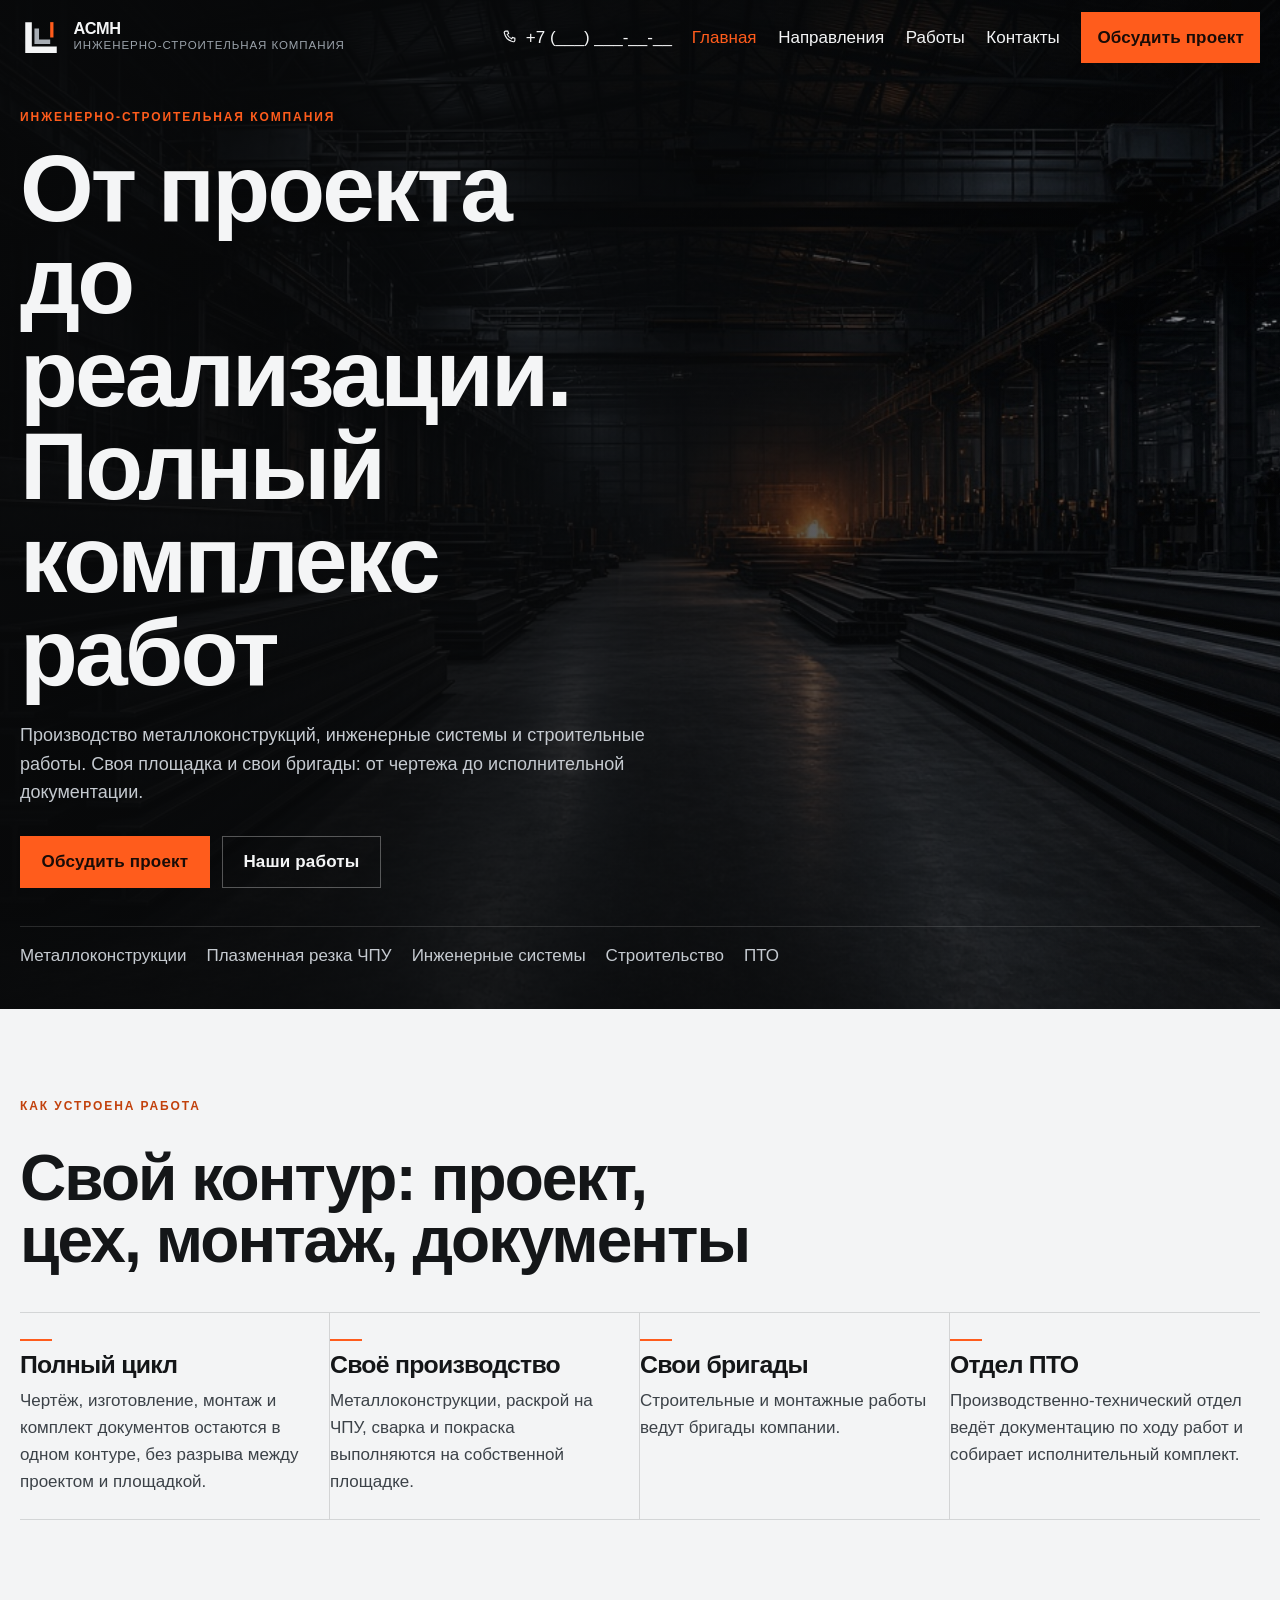
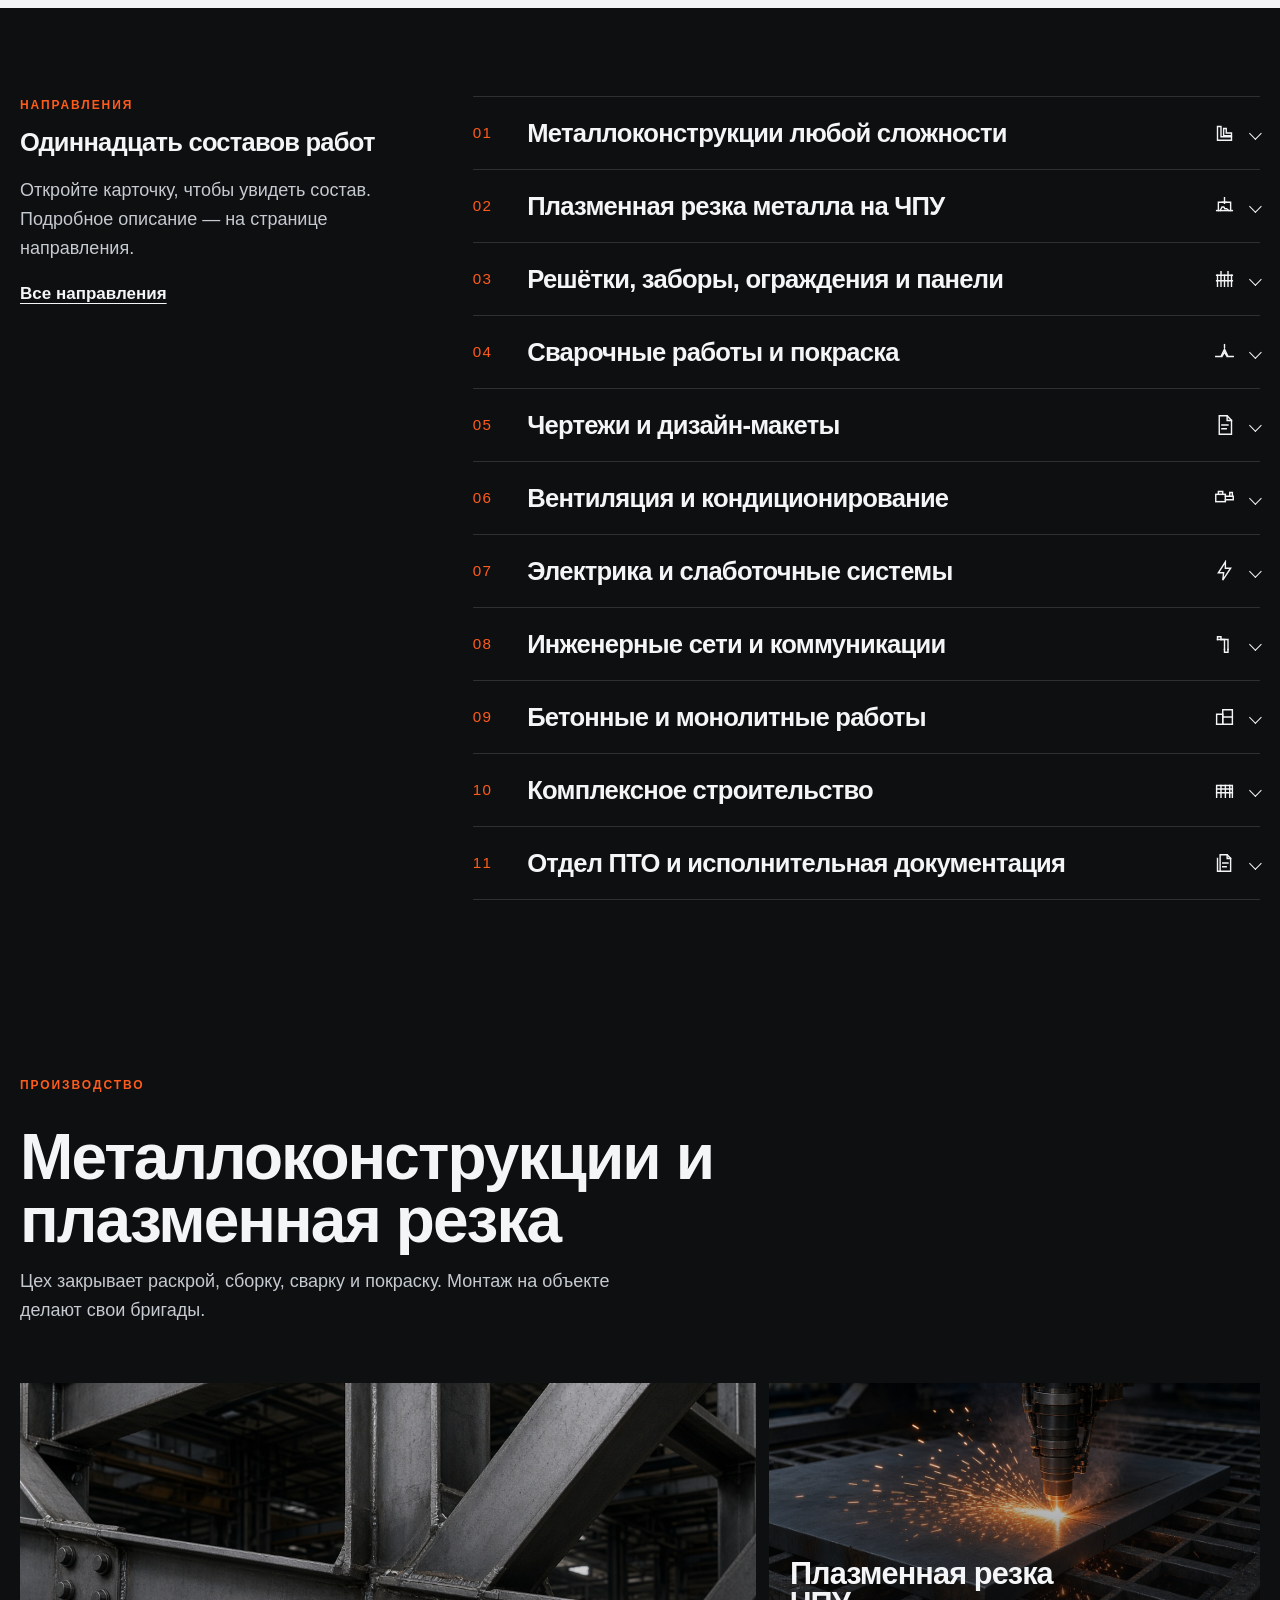
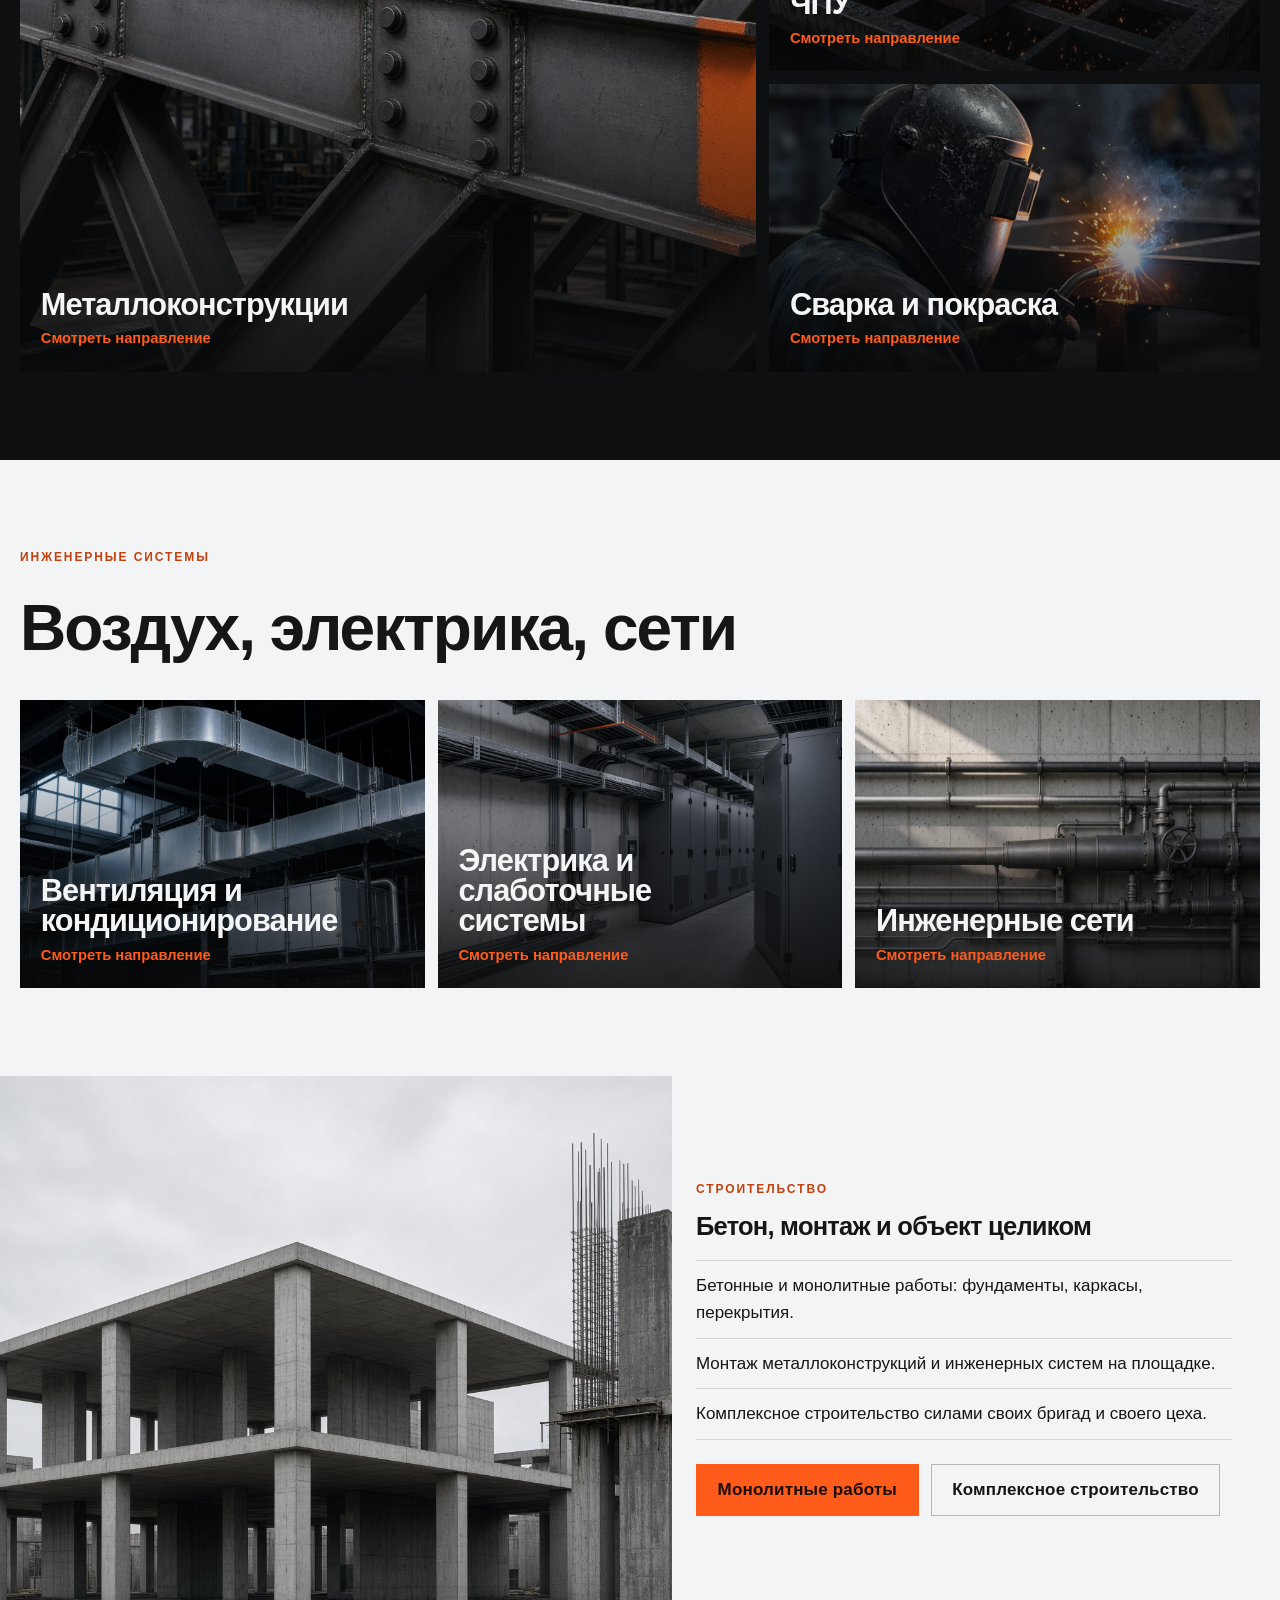
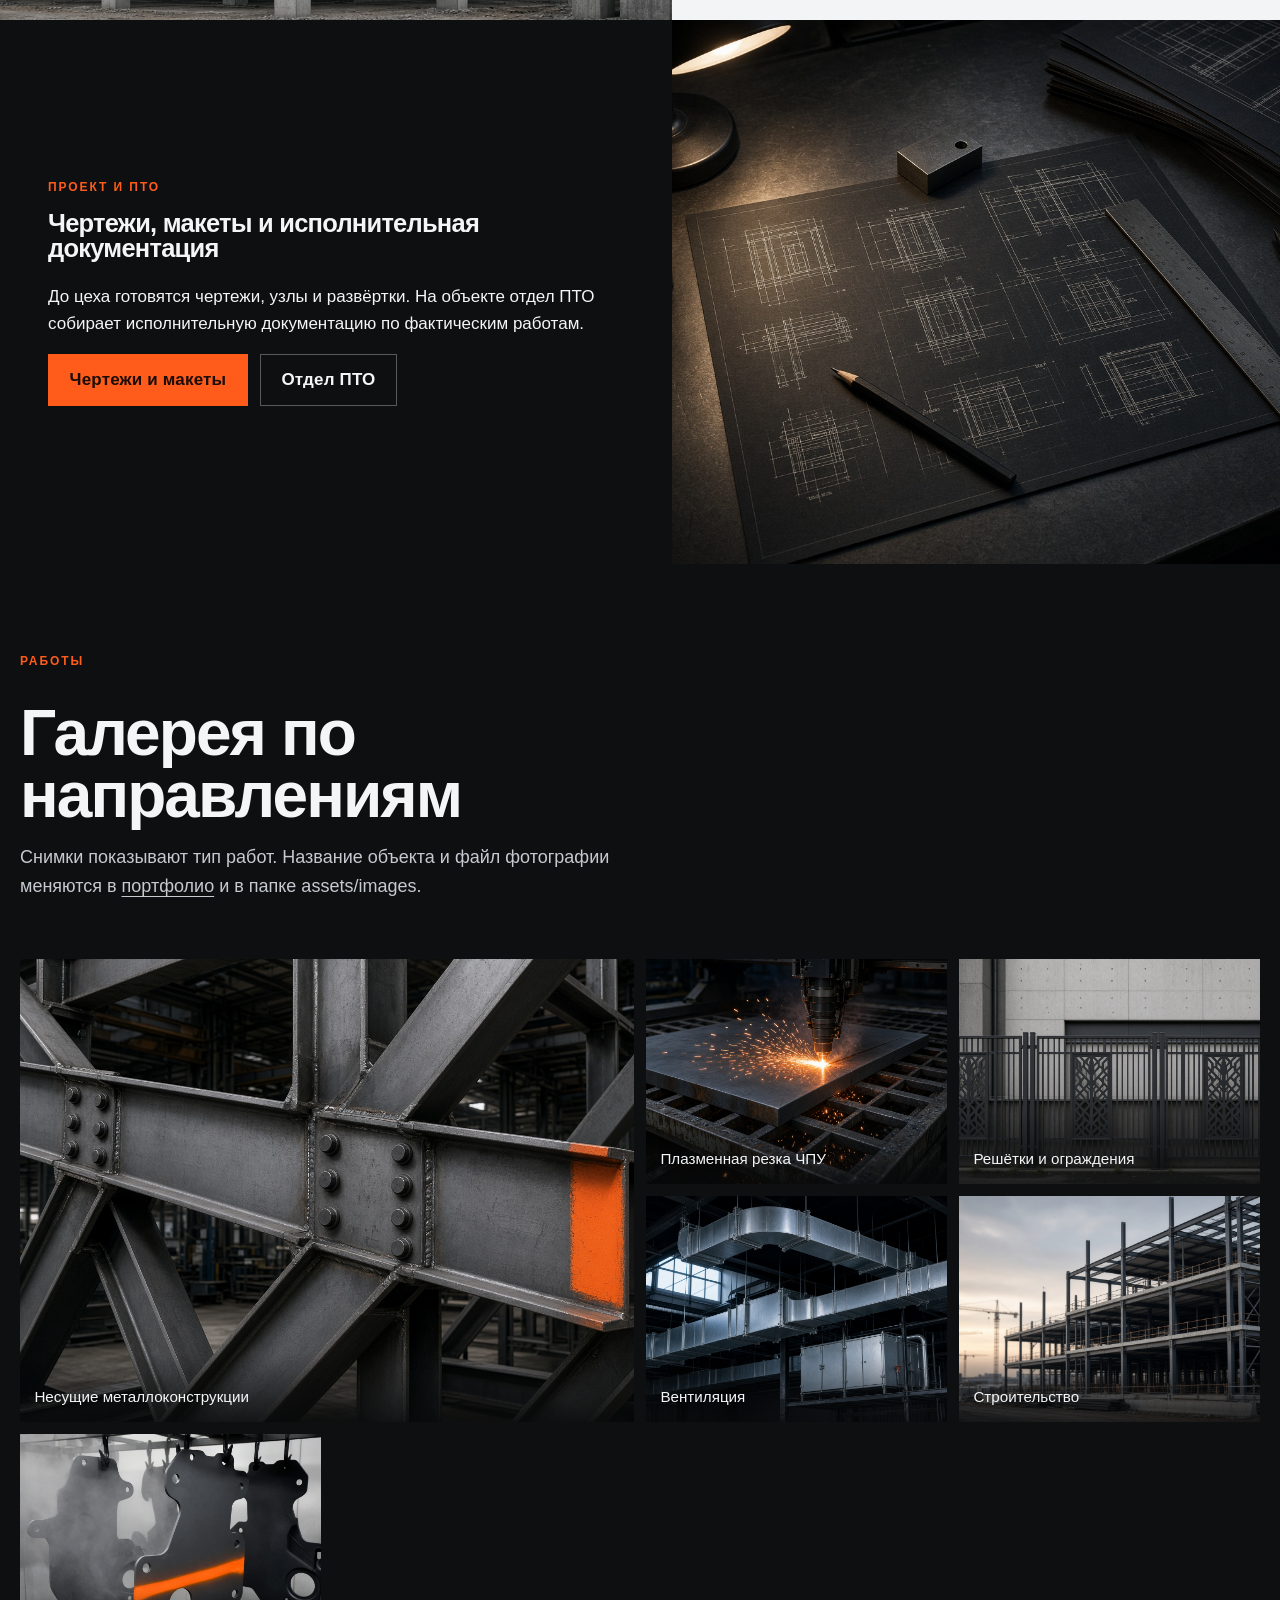
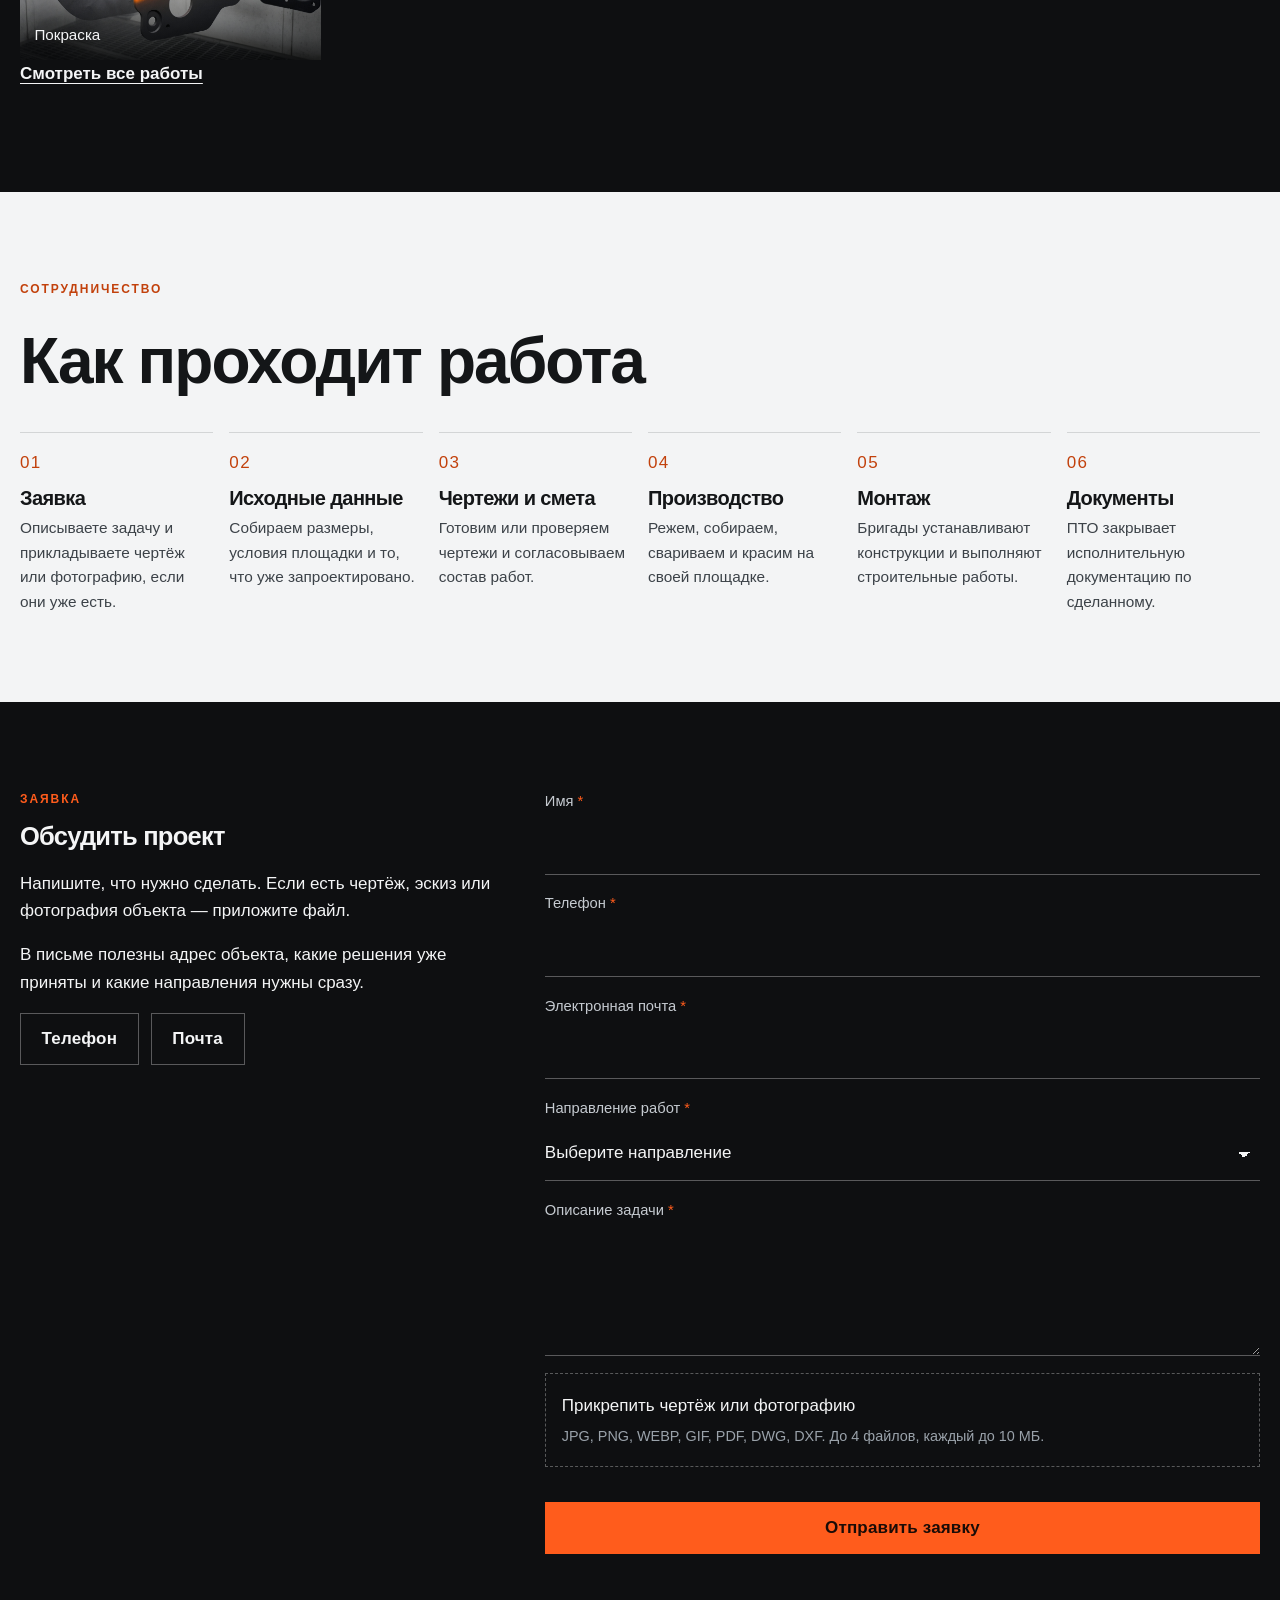
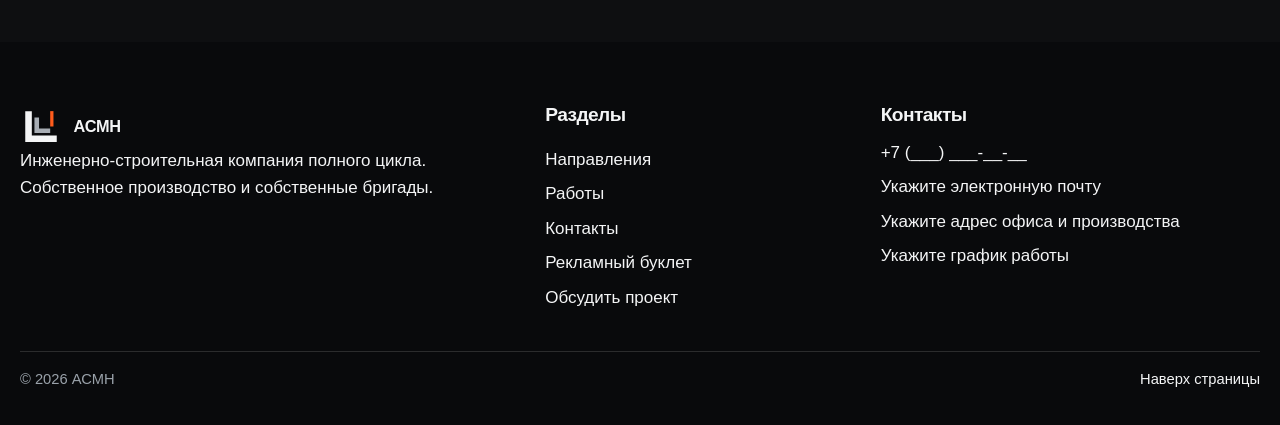
<file: index.html>
<!DOCTYPE html>
<html lang="ru">
<head>
  <meta charset="UTF-8">
  <meta name="viewport" content="width=device-width, initial-scale=1, viewport-fit=cover">
  <title>АСМН — от проекта до реализации</title>
  <meta name="description" content="Инженерно-строительная компания полного цикла: металлоконструкции, плазменная резка на ЧПУ, инженерные системы, монолитные работы и исполнительная документация.">
  <meta name="robots" content="index, follow">
  <meta name="theme-color" content="#0e0f11">
  <meta property="og:type" content="website">
  <meta property="og:locale" content="ru_RU">
  <meta property="og:title" content="АСМН — от проекта до реализации">
  <meta property="og:description" content="Полный комплекс работ: от чертежа и производства металлоконструкций до монтажа и исполнительной документации.">
  <meta property="og:image" content="assets/images/hero-workshop.jpg">
  <link rel="icon" href="assets/logo/favicon.svg" type="image/svg+xml">
  <link rel="preload" as="image" href="assets/images/hero-workshop.jpg">
  <link rel="stylesheet" href="css/style.css">
</head>
<body>
  <a class="skip" href="#content">К содержанию</a>

  <header class="header">
    <a class="logo" href="index.html">
      <img src="assets/logo/logo.svg" width="42" height="42" alt="">
      <span class="logo__text">
        <span class="logo__name" data-bind="companyName">АСМН</span>
        <span class="logo__meta">Инженерно-строительная компания</span>
      </span>
    </a>
    <a class="header__phone" data-contact="phone" href="#contacts" aria-label="Контакты">
      <img src="assets/icons/phone.svg" width="18" height="18" alt="">
      <span data-bind="phoneDisplay">+7 (___) ___-__-__</span>
    </a>
    <input class="nav-check" id="nav-check" type="checkbox">
    <label class="nav-toggle" for="nav-check" aria-controls="nav" aria-expanded="false">
      <span class="nav-toggle__open">Меню</span>
      <span class="nav-toggle__close">Закрыть</span>
    </label>
    <nav class="nav" id="nav" aria-label="Основное меню">
      <a href="index.html" aria-current="page">Главная</a>
      <a href="services.html">Направления</a>
      <a href="portfolio.html">Работы</a>
      <a href="contacts.html">Контакты</a>
      <a class="btn" href="#request">Обсудить проект</a>
    </nav>
  </header>

  <main id="content">
    <section class="hero">
      <!-- Фото первого экрана: assets/images/hero-workshop.jpg -->
      <div class="hero__media">
        <img src="assets/images/hero-workshop.jpg" width="1280" height="720" alt="Цех металлоконструкций: ряды балок и мостовой кран" fetchpriority="high" decoding="async">
      </div>
      <div class="hero__shade" aria-hidden="true"></div>
      <div class="hero__content">
        <p class="eyebrow">Инженерно-строительная компания</p>
        <h1>От проекта до реализации. Полный комплекс работ</h1>
        <p class="lead">Производство металлоконструкций, инженерные системы и строительные работы. Своя площадка и свои бригады: от чертежа до исполнительной документации.</p>
        <div class="hero__actions">
          <a class="btn" href="#request">Обсудить проект</a>
          <a class="btn btn--ghost" href="portfolio.html">Наши работы</a>
        </div>
        <ul class="spec">
          <li><a href="#production">Металлоконструкции</a></li>
          <li><a href="services.html#plasma">Плазменная резка ЧПУ</a></li>
          <li><a href="#engineering">Инженерные системы</a></li>
          <li><a href="#construction">Строительство</a></li>
          <li><a href="#pto">ПТО</a></li>
        </ul>
      </div>
    </section>

    <section class="section section--light" aria-labelledby="advantages-title">
      <div class="wrap">
        <div class="section__head reveal">
          <p class="eyebrow">Как устроена работа</p>
          <h2 id="advantages-title">Свой контур: проект, цех, монтаж, документы</h2>
        </div>
        <div class="advantages reveal">
          <article class="advantage">
            <span class="mark-line" aria-hidden="true"></span>
            <h3>Полный цикл</h3>
            <p>Чертёж, изготовление, монтаж и комплект документов остаются в одном контуре, без разрыва между проектом и площадкой.</p>
          </article>
          <article class="advantage">
            <span class="mark-line" aria-hidden="true"></span>
            <h3>Своё производство</h3>
            <p>Металлоконструкции, раскрой на ЧПУ, сварка и покраска выполняются на собственной площадке.</p>
          </article>
          <article class="advantage">
            <span class="mark-line" aria-hidden="true"></span>
            <h3>Свои бригады</h3>
            <p>Строительные и монтажные работы ведут бригады компании.</p>
          </article>
          <article class="advantage">
            <span class="mark-line" aria-hidden="true"></span>
            <h3>Отдел ПТО</h3>
            <p>Производственно-технический отдел ведёт документацию по ходу работ и собирает исполнительный комплект.</p>
          </article>
        </div>
      </div>
    </section>

    <section class="section section--dark" id="directions" aria-labelledby="directions-title">
      <div class="wrap directions">
        <div class="directions__intro reveal">
          <p class="eyebrow">Направления</p>
          <h2 id="directions-title">Одиннадцать составов работ</h2>
          <p class="lead">Откройте карточку, чтобы увидеть состав. Подробное описание — на странице направления.</p>
          <p><a class="text-link" href="services.html">Все направления</a></p>
        </div>
        <div class="reveal">
          <details class="service-row">
            <summary>
              <span class="service-row__index">01</span>
              <span class="service-row__title">Металлоконструкции любой сложности</span>
              <img class="icon" src="assets/icons/metal.svg" width="28" height="28" alt="">
            </summary>
            <div class="service-row__body">
              <p>Каркасы, фермы, балки, площадки, лестницы и закладные детали: изготовление и монтаж.</p>
              <a class="text-link" href="services.html#metal">Подробнее о направлении</a>
            </div>
          </details>
          <details class="service-row">
            <summary>
              <span class="service-row__index">02</span>
              <span class="service-row__title">Плазменная резка металла на ЧПУ</span>
              <img class="icon" src="assets/icons/plasma.svg" width="28" height="28" alt="">
            </summary>
            <div class="service-row__body">
              <p>Раскрой листа по чертежам заказчика или по чертежам, которые готовит компания.</p>
              <a class="text-link" href="services.html#plasma">Подробнее о направлении</a>
            </div>
          </details>
          <details class="service-row">
            <summary>
              <span class="service-row__index">03</span>
              <span class="service-row__title">Решётки, заборы, ограждения и панели</span>
              <img class="icon" src="assets/icons/fence.svg" width="28" height="28" alt="">
            </summary>
            <div class="service-row__body">
              <p>Изготовление решёток, заборов, ограждений и металлических панелей, включая покраску и монтаж.</p>
              <a class="text-link" href="services.html#fence">Подробнее о направлении</a>
            </div>
          </details>
          <details class="service-row">
            <summary>
              <span class="service-row__index">04</span>
              <span class="service-row__title">Сварочные работы и покраска</span>
              <img class="icon" src="assets/icons/weld.svg" width="28" height="28" alt="">
            </summary>
            <div class="service-row__body">
              <p>Сборка узлов сваркой и защитная покраска готовых изделий.</p>
              <a class="text-link" href="services.html#weld">Подробнее о направлении</a>
            </div>
          </details>
          <details class="service-row">
            <summary>
              <span class="service-row__index">05</span>
              <span class="service-row__title">Чертежи и дизайн-макеты</span>
              <img class="icon" src="assets/icons/draft.svg" width="28" height="28" alt="">
            </summary>
            <div class="service-row__body">
              <p>Технические чертежи, узлы, развёртки для резки и дизайн-макеты изделий.</p>
              <a class="text-link" href="services.html#draft">Подробнее о направлении</a>
            </div>
          </details>
          <details class="service-row">
            <summary>
              <span class="service-row__index">06</span>
              <span class="service-row__title">Вентиляция и кондиционирование</span>
              <img class="icon" src="assets/icons/vent.svg" width="28" height="28" alt="">
            </summary>
            <div class="service-row__body">
              <p>Проектирование и монтаж систем вентиляции и кондиционирования.</p>
              <a class="text-link" href="services.html#hvac">Подробнее о направлении</a>
            </div>
          </details>
          <details class="service-row">
            <summary>
              <span class="service-row__index">07</span>
              <span class="service-row__title">Электрика и слаботочные системы</span>
              <img class="icon" src="assets/icons/electric.svg" width="28" height="28" alt="">
            </summary>
            <div class="service-row__body">
              <p>Электроснабжение, освещение, кабельные трассы и слаботочные системы.</p>
              <a class="text-link" href="services.html#electric">Подробнее о направлении</a>
            </div>
          </details>
          <details class="service-row">
            <summary>
              <span class="service-row__index">08</span>
              <span class="service-row__title">Инженерные сети и коммуникации</span>
              <img class="icon" src="assets/icons/pipes.svg" width="28" height="28" alt="">
            </summary>
            <div class="service-row__body">
              <p>Внутренние и наружные инженерные сети.</p>
              <a class="text-link" href="services.html#networks">Подробнее о направлении</a>
            </div>
          </details>
          <details class="service-row">
            <summary>
              <span class="service-row__index">09</span>
              <span class="service-row__title">Бетонные и монолитные работы</span>
              <img class="icon" src="assets/icons/concrete.svg" width="28" height="28" alt="">
            </summary>
            <div class="service-row__body">
              <p>Фундаменты, каркасы, перекрытия и другие монолитные конструкции.</p>
              <a class="text-link" href="services.html#concrete">Подробнее о направлении</a>
            </div>
          </details>
          <details class="service-row">
            <summary>
              <span class="service-row__index">10</span>
              <span class="service-row__title">Комплексное строительство</span>
              <img class="icon" src="assets/icons/building.svg" width="28" height="28" alt="">
            </summary>
            <div class="service-row__body">
              <p>Организация строительства объекта силами собственного производства и собственных бригад.</p>
              <a class="text-link" href="services.html#build">Подробнее о направлении</a>
            </div>
          </details>
          <details class="service-row">
            <summary>
              <span class="service-row__index">11</span>
              <span class="service-row__title">Отдел ПТО и исполнительная документация</span>
              <img class="icon" src="assets/icons/docs.svg" width="28" height="28" alt="">
            </summary>
            <div class="service-row__body">
              <p>Ведение производственно-технической документации и сбор исполнительного комплекта.</p>
              <a class="text-link" href="services.html#pto">Подробнее о направлении</a>
            </div>
          </details>
        </div>
      </div>
    </section>

    <section class="section section--dark" id="production" aria-labelledby="production-title">
      <div class="wrap">
        <div class="section__head reveal">
          <p class="eyebrow">Производство</p>
          <h2 id="production-title">Металлоконструкции и плазменная резка</h2>
          <p class="lead">Цех закрывает раскрой, сборку, сварку и покраску. Монтаж на объекте делают свои бригады.</p>
        </div>
        <div class="tiles tiles--production reveal">
          <a class="tile" href="services.html#metal">
            <span class="tile__media"><img src="assets/images/metal-truss.jpg" width="1152" height="864" alt="Собранные стальные фермы и балки" loading="lazy"></span>
            <span class="tile__shade" aria-hidden="true"></span>
            <span class="tile__label">
              <span class="tile__title">Металлоконструкции</span>
              <span class="tile__more">Смотреть направление</span>
            </span>
          </a>
          <a class="tile" href="services.html#plasma">
            <span class="tile__media"><img src="assets/images/plasma-cnc.jpg" width="1152" height="864" alt="Станок плазменной резки с ЧПУ режет стальной лист" loading="lazy"></span>
            <span class="tile__shade" aria-hidden="true"></span>
            <span class="tile__label">
              <span class="tile__title">Плазменная резка ЧПУ</span>
              <span class="tile__more">Смотреть направление</span>
            </span>
          </a>
          <a class="tile" href="services.html#weld">
            <span class="tile__media"><img src="assets/images/welding.jpg" width="1152" height="864" alt="Сварка металлоконструкции в цехе" loading="lazy"></span>
            <span class="tile__shade" aria-hidden="true"></span>
            <span class="tile__label">
              <span class="tile__title">Сварка и покраска</span>
              <span class="tile__more">Смотреть направление</span>
            </span>
          </a>
        </div>
      </div>
    </section>

    <section class="section section--light" id="engineering" aria-labelledby="engineering-title">
      <div class="wrap">
        <div class="section__head reveal">
          <p class="eyebrow">Инженерные системы</p>
          <h2 id="engineering-title">Воздух, электрика, сети</h2>
        </div>
        <div class="tiles tiles--three reveal">
          <a class="tile" href="services.html#hvac">
            <span class="tile__media"><img src="assets/images/ventilation.jpg" width="1152" height="864" alt="Промышленные воздуховоды под потолком технического помещения" loading="lazy"></span>
            <span class="tile__shade" aria-hidden="true"></span>
            <span class="tile__label"><span class="tile__title">Вентиляция и кондиционирование</span><span class="tile__more">Смотреть направление</span></span>
          </a>
          <a class="tile" href="services.html#electric">
            <span class="tile__media"><img src="assets/images/electrical.jpg" width="1152" height="864" alt="Кабельные лотки и распределительные шкафы" loading="lazy"></span>
            <span class="tile__shade" aria-hidden="true"></span>
            <span class="tile__label"><span class="tile__title">Электрика и слаботочные системы</span><span class="tile__more">Смотреть направление</span></span>
          </a>
          <a class="tile" href="services.html#networks">
            <span class="tile__media"><img src="assets/images/utilities.jpg" width="1152" height="864" alt="Трубопроводы инженерных сетей вдоль бетонной стены" loading="lazy"></span>
            <span class="tile__shade" aria-hidden="true"></span>
            <span class="tile__label"><span class="tile__title">Инженерные сети</span><span class="tile__more">Смотреть направление</span></span>
          </a>
        </div>
      </div>
    </section>

    <section class="section section--flush section--light" id="construction" aria-labelledby="construction-title">
      <div class="split">
        <div class="split__media">
          <img src="assets/images/concrete.jpg" width="1152" height="864" alt="Монолитный каркас здания: колонны и перекрытия" loading="lazy">
        </div>
        <div class="split__copy reveal">
          <p class="eyebrow">Строительство</p>
          <h2 id="construction-title">Бетон, монтаж и объект целиком</h2>
          <ul class="checklist">
            <li>Бетонные и монолитные работы: фундаменты, каркасы, перекрытия.</li>
            <li>Монтаж металлоконструкций и инженерных систем на площадке.</li>
            <li>Комплексное строительство силами своих бригад и своего цеха.</li>
          </ul>
          <div class="actions">
            <a class="btn" href="services.html#concrete">Монолитные работы</a>
            <a class="btn btn--ghost" href="services.html#build">Комплексное строительство</a>
          </div>
        </div>
      </div>
    </section>

    <section class="section section--flush" id="pto" aria-labelledby="pto-title">
      <div class="split split--reverse">
        <div class="split__media">
          <img src="assets/images/drawings.jpg" width="1152" height="864" alt="Технические чертежи на столе рядом с металлической линейкой" loading="lazy">
        </div>
        <div class="split__copy reveal">
          <p class="eyebrow">Проект и ПТО</p>
          <h2 id="pto-title">Чертежи, макеты и исполнительная документация</h2>
          <p>До цеха готовятся чертежи, узлы и развёртки. На объекте отдел ПТО собирает исполнительную документацию по фактическим работам.</p>
          <div class="actions">
            <a class="btn" href="services.html#draft">Чертежи и макеты</a>
            <a class="btn btn--ghost" href="services.html#pto">Отдел ПТО</a>
          </div>
        </div>
      </div>
    </section>

    <section class="section section--dark" id="works" aria-labelledby="works-title">
      <div class="wrap">
        <div class="section__head reveal">
          <p class="eyebrow">Работы</p>
          <h2 id="works-title">Галерея по направлениям</h2>
          <p class="lead">Снимки показывают тип работ. Название объекта и файл фотографии меняются в <a href="portfolio.html">портфолио</a> и в папке assets/images.</p>
        </div>
        <div class="gallery reveal">
          <a class="shot" href="assets/images/metal-truss.jpg" data-lightbox data-caption="Несущие металлоконструкции: каркасы, фермы и балки.">
            <img src="assets/images/metal-truss.jpg" width="1152" height="864" alt="Стальные фермы и балки в цехе" loading="lazy">
            <span class="shot__caption">Несущие металлоконструкции</span>
          </a>
          <a class="shot" href="assets/images/plasma-cnc.jpg" data-lightbox data-caption="Плазменная резка листа на станке с ЧПУ.">
            <img src="assets/images/plasma-cnc.jpg" width="1152" height="864" alt="Плазменная резка стального листа" loading="lazy">
            <span class="shot__caption">Плазменная резка ЧПУ</span>
          </a>
          <a class="shot" href="assets/images/fence-grille.jpg" data-lightbox data-caption="Решётки, заборы и металлические ограждения.">
            <img src="assets/images/fence-grille.jpg" width="1152" height="864" alt="Чёрное металлическое ограждение у бетонного здания" loading="lazy">
            <span class="shot__caption">Решётки и ограждения</span>
          </a>
          <a class="shot" href="assets/images/ventilation.jpg" data-lightbox data-caption="Воздуховоды систем вентиляции.">
            <img src="assets/images/ventilation.jpg" width="1152" height="864" alt="Сеть металлических воздуховодов" loading="lazy">
            <span class="shot__caption">Вентиляция</span>
          </a>
          <a class="shot" href="assets/images/construction.jpg" data-lightbox data-caption="Строительная площадка: стальной и бетонный каркас.">
            <img src="assets/images/construction.jpg" width="1280" height="720" alt="Каркас промышленного здания на стадии монтажа" loading="lazy">
            <span class="shot__caption">Строительство</span>
          </a>
          <a class="shot" href="assets/images/painting.jpg" data-lightbox data-caption="Покраска металлоизделий.">
            <img src="assets/images/painting.jpg" width="1152" height="864" alt="Металлические панели в камере покраски" loading="lazy">
            <span class="shot__caption">Покраска</span>
          </a>
        </div>
        <p class="reveal"><a class="text-link" href="portfolio.html">Смотреть все работы</a></p>
      </div>
    </section>

    <section class="section section--light" id="steps" aria-labelledby="steps-title">
      <div class="wrap">
        <div class="section__head reveal">
          <p class="eyebrow">Сотрудничество</p>
          <h2 id="steps-title">Как проходит работа</h2>
        </div>
        <ol class="steps reveal">
          <li>
            <h3>Заявка</h3>
            <p>Описываете задачу и прикладываете чертёж или фотографию, если они уже есть.</p>
          </li>
          <li>
            <h3>Исходные данные</h3>
            <p>Собираем размеры, условия площадки и то, что уже запроектировано.</p>
          </li>
          <li>
            <h3>Чертежи и смета</h3>
            <p>Готовим или проверяем чертежи и согласовываем состав работ.</p>
          </li>
          <li>
            <h3>Производство</h3>
            <p>Режем, собираем, свариваем и красим на своей площадке.</p>
          </li>
          <li>
            <h3>Монтаж</h3>
            <p>Бригады устанавливают конструкции и выполняют строительные работы.</p>
          </li>
          <li>
            <h3>Документы</h3>
            <p>ПТО закрывает исполнительную документацию по сделанному.</p>
          </li>
        </ol>
      </div>
    </section>

    <section class="section section--dark" id="request" aria-labelledby="request-title">
      <div class="wrap form-layout">
        <div class="form-aside reveal">
          <p class="eyebrow">Заявка</p>
          <h2 id="request-title">Обсудить проект</h2>
          <p>Напишите, что нужно сделать. Если есть чертёж, эскиз или фотография объекта — приложите файл.</p>
          <p>В письме полезны адрес объекта, какие решения уже приняты и какие направления нужны сразу.</p>
          <div class="actions">
            <a class="btn btn--ghost" data-contact="phone" href="#contacts">Телефон</a>
            <a class="btn btn--ghost" data-contact="email" href="#contacts">Почта</a>
          </div>
        </div>
        <form class="request-form reveal" data-request-form action="#request" method="post" enctype="multipart/form-data" novalidate>
          <div class="hp" aria-hidden="true">
            <label>Сайт<input type="text" name="website" tabindex="-1" autocomplete="off"></label>
          </div>
          <div class="field">
            <label for="home-name">Имя <span class="req" aria-hidden="true">*</span></label>
            <input id="home-name" name="name" type="text" autocomplete="name" required maxlength="80">
            <p class="field__error" hidden></p>
          </div>
          <div class="field">
            <label for="home-phone">Телефон <span class="req" aria-hidden="true">*</span></label>
            <input id="home-phone" name="phone" type="tel" inputmode="tel" autocomplete="tel" required maxlength="40">
            <p class="field__error" hidden></p>
          </div>
          <div class="field">
            <label for="home-email">Электронная почта <span class="req" aria-hidden="true">*</span></label>
            <input id="home-email" name="email" type="email" inputmode="email" autocomplete="email" required maxlength="120">
            <p class="field__error" hidden></p>
          </div>
          <div class="field">
            <label for="home-direction">Направление работ <span class="req" aria-hidden="true">*</span></label>
            <select id="home-direction" name="direction" required>
              <option value="">Выберите направление</option>
              <option>Металлоконструкции</option>
              <option>Плазменная резка ЧПУ</option>
              <option>Решётки и ограждения</option>
              <option>Сварка и покраска</option>
              <option>Чертежи и дизайн-макеты</option>
              <option>Вентиляция и кондиционирование</option>
              <option>Электрика и слаботочные системы</option>
              <option>Инженерные сети</option>
              <option>Бетонные и монолитные работы</option>
              <option>Комплексное строительство</option>
              <option>ПТО и исполнительная документация</option>
              <option>Несколько направлений</option>
            </select>
            <p class="field__error" hidden></p>
          </div>
          <div class="field">
            <label for="home-message">Описание задачи <span class="req" aria-hidden="true">*</span></label>
            <textarea id="home-message" name="message" required maxlength="4000"></textarea>
            <p class="field__error" hidden></p>
          </div>
          <label class="dropzone">
            <input class="dropzone__input" type="file" name="files[]" accept=".jpg,.jpeg,.png,.webp,.gif,.pdf,.dwg,.dxf,image/*,application/pdf" multiple>
            <span>Прикрепить чертёж или фотографию</span>
            <span class="dropzone__hint">JPG, PNG, WEBP, GIF, PDF, DWG, DXF. До 4 файлов, каждый до 10 МБ.</span>
          </label>
          <p class="file-error" hidden></p>
          <ul class="file-list"></ul>
          <button class="btn" type="submit">Отправить заявку</button>
          <p class="form-status" role="status" hidden></p>
          <noscript>
            <p>Без JavaScript форма не отправляет данные. Контакты — в подвале страницы, после того как вы впишете их в js/config.js.</p>
          </noscript>
        </form>
      </div>
    </section>
  </main>

  <footer class="footer" id="contacts">
    <div class="wrap footer__grid">
      <div>
        <a class="logo" href="index.html">
          <img src="assets/logo/logo.svg" width="42" height="42" alt="">
          <span class="logo__name" data-bind="companyName">АСМН</span>
        </a>
        <p>Инженерно-строительная компания полного цикла. Собственное производство и собственные бригады.</p>
      </div>
      <nav class="footer__nav" aria-label="Нижнее меню">
        <h2>Разделы</h2>
        <a href="services.html">Направления</a>
        <a href="portfolio.html">Работы</a>
        <a href="contacts.html">Контакты</a>
        <a href="brochure.html">Рекламный буклет</a>
        <a href="#request">Обсудить проект</a>
      </nav>
      <div>
        <h2>Контакты</h2>
        <address>
          <a data-contact="phone" href="#contacts"><span data-bind="phoneDisplay">+7 (___) ___-__-__</span></a>
          <a data-contact="email" data-email-text href="#contacts">Укажите электронную почту</a>
          <span data-bind="address">Укажите адрес офиса и производства</span>
          <span data-bind="hours">Укажите график работы</span>
        </address>
      </div>
    </div>
    <div class="wrap footer__bar">
      <p>© <span data-year>2026</span> <span data-bind="companyName">АСМН</span></p>
      <a href="#content">Наверх страницы</a>
    </div>
  </footer>

  <button class="to-top" type="button" hidden>
    <img src="assets/icons/arrow-up.svg" width="16" height="16" alt="">
    Наверх
  </button>

  <div class="lightbox" id="lightbox" hidden>
    <div class="lightbox__backdrop" data-lightbox-close></div>
    <div class="lightbox__dialog" role="dialog" aria-modal="true" aria-labelledby="lightbox-caption">
      <button class="lightbox__close" type="button" data-lightbox-close>Закрыть</button>
      <button class="lightbox__nav" type="button" data-lightbox-prev aria-label="Предыдущее фото">←</button>
      <figure class="lightbox__figure">
        <img class="lightbox__image" alt="">
        <figcaption class="lightbox__caption" id="lightbox-caption"></figcaption>
      </figure>
      <button class="lightbox__nav" type="button" data-lightbox-next aria-label="Следующее фото">→</button>
    </div>
  </div>

  <script src="js/config.js"></script>
  <script src="js/main.js"></script>
</body>
</html>
</file>
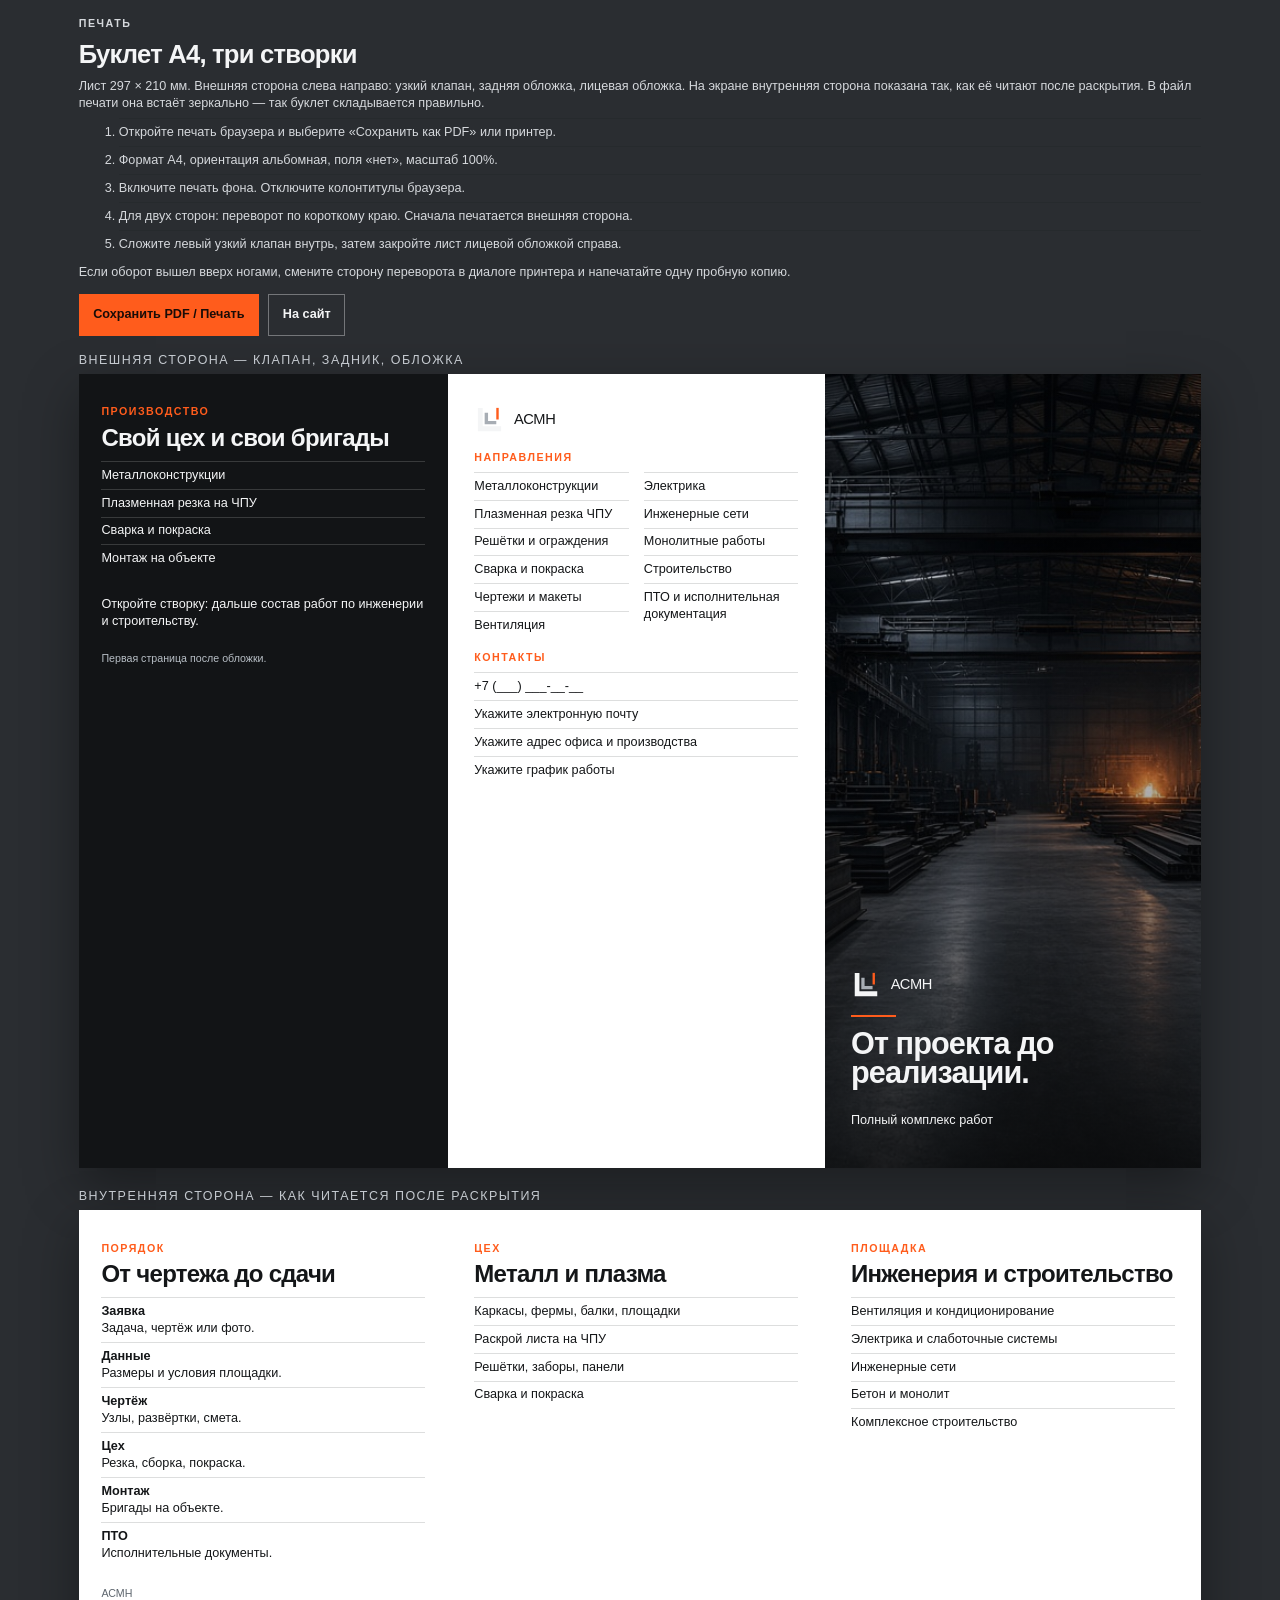
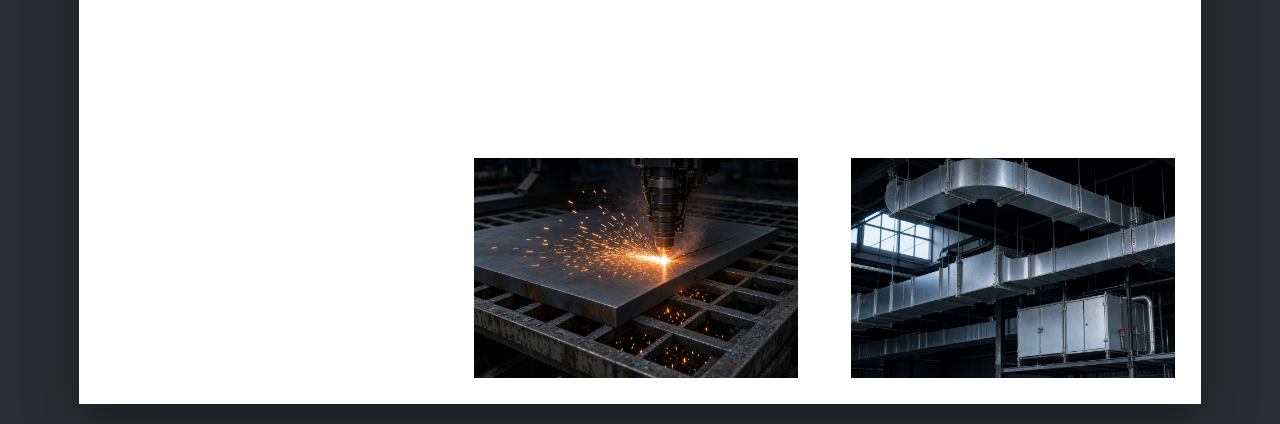
<file: brochure.html>
<!DOCTYPE html>
<html lang="ru">
<head>
  <meta charset="UTF-8">
  <meta name="viewport" content="width=device-width, initial-scale=1, viewport-fit=cover">
  <title>Рекламный буклет — АСМН</title>
  <meta name="description" content="Трёхстворчатый буклет А4 альбомной ориентации: шесть панелей, печать и сохранение в PDF через браузер.">
  <meta name="robots" content="index, follow">
  <link rel="icon" href="assets/logo/favicon.svg" type="image/svg+xml">
  <link rel="stylesheet" href="css/brochure.css">
</head>
<body>
  <div class="toolbar no-print">
    <p class="kicker">Печать</p>
    <p class="brochure-title">Буклет А4, три створки</p>
    <p>Лист 297 × 210 мм. Внешняя сторона слева направо: узкий клапан, задняя обложка, лицевая обложка. На экране внутренняя сторона показана так, как её читают после раскрытия. В файл печати она встаёт зеркально — так буклет складывается правильно.</p>
    <ol>
      <li>Откройте печать браузера и выберите «Сохранить как PDF» или принтер.</li>
      <li>Формат А4, ориентация альбомная, поля «нет», масштаб 100%.</li>
      <li>Включите печать фона. Отключите колонтитулы браузера.</li>
      <li>Для двух сторон: переворот по короткому краю. Сначала печатается внешняя сторона.</li>
      <li>Сложите левый узкий клапан внутрь, затем закройте лист лицевой обложкой справа.</li>
    </ol>
    <p>Если оборот вышел вверх ногами, смените сторону переворота в диалоге принтера и напечатайте одну пробную копию.</p>
    <div class="actions">
      <button id="print-brochure" type="button">Сохранить PDF / Печать</button>
      <a class="ghost" href="index.html">На сайт</a>
    </div>
  </div>

  <p class="sheet-label no-print">Внешняя сторона — клапан, задник, обложка</p>
  <article class="sheet sheet--outside" aria-label="Внешняя сторона буклета">
    <section class="panel panel--flap dark">
      <div class="panel__inner">
        <p class="kicker">Производство</p>
        <h2>Свой цех и свои бригады</h2>
        <ul>
          <li>Металлоконструкции</li>
          <li>Плазменная резка на ЧПУ</li>
          <li>Сварка и покраска</li>
          <li>Монтаж на объекте</li>
        </ul>
        <p>Откройте створку: дальше состав работ по инженерии и строительству.</p>
        <p class="note">Первая страница после обложки.</p>
      </div>
    </section>

    <section class="panel panel--full">
      <div class="panel__inner">
        <div class="brand">
          <img src="assets/logo/logo.svg" width="32" height="32" alt="">
          <span data-bind="companyName">АСМН</span>
        </div>
        <p class="kicker">Направления</p>
        <ul class="columns">
          <li>Металлоконструкции</li>
          <li>Плазменная резка ЧПУ</li>
          <li>Решётки и ограждения</li>
          <li>Сварка и покраска</li>
          <li>Чертежи и макеты</li>
          <li>Вентиляция</li>
          <li>Электрика</li>
          <li>Инженерные сети</li>
          <li>Монолитные работы</li>
          <li>Строительство</li>
          <li>ПТО и исполнительная документация</li>
        </ul>
        <p class="kicker">Контакты</p>
        <ul>
          <li data-bind="phoneDisplay">+7 (___) ___-__-__</li>
          <li data-bind="email">Укажите электронную почту</li>
          <li data-bind="address">Укажите адрес офиса и производства</li>
          <li data-bind="hours">Укажите график работы</li>
        </ul>
      </div>
    </section>

    <section class="panel panel--full cover">
      <img class="cover__bg" src="assets/images/hero-workshop.jpg" alt="">
      <div class="cover__shade" aria-hidden="true"></div>
      <div class="panel__inner">
        <div class="brand">
          <img src="assets/logo/logo.svg" width="36" height="36" alt="">
          <span data-bind="companyName">АСМН</span>
        </div>
        <span class="rule" aria-hidden="true"></span>
        <h1 class="cover__title">От проекта до реализации.</h1>
        <p>Полный комплекс работ</p>
      </div>
    </section>
  </article>

  <p class="sheet-label no-print">Внутренняя сторона — как читается после раскрытия</p>
  <article class="sheet sheet--inside" aria-label="Внутренняя сторона буклета">
    <!-- В разметке порядок печатный: справа налево относительно чтения. На экране он разворачивается. -->
    <section class="panel panel--full">
      <div class="panel__inner">
        <p class="kicker">Площадка</p>
        <h2>Инженерия и строительство</h2>
        <ul>
          <li>Вентиляция и кондиционирование</li>
          <li>Электрика и слаботочные системы</li>
          <li>Инженерные сети</li>
          <li>Бетон и монолит</li>
          <li>Комплексное строительство</li>
        </ul>
        <img class="photo photo--mid" src="assets/images/ventilation.jpg" alt="Воздуховоды инженерной системы">
      </div>
    </section>

    <section class="panel panel--full">
      <div class="panel__inner">
        <p class="kicker">Цех</p>
        <h2>Металл и плазма</h2>
        <ul>
          <li>Каркасы, фермы, балки, площадки</li>
          <li>Раскрой листа на ЧПУ</li>
          <li>Решётки, заборы, панели</li>
          <li>Сварка и покраска</li>
        </ul>
        <img class="photo photo--mid" src="assets/images/plasma-cnc.jpg" alt="Плазменная резка металла">
      </div>
    </section>

    <section class="panel panel--flap">
      <div class="panel__inner">
        <p class="kicker">Порядок</p>
        <h2>От чертежа до сдачи</h2>
        <ul class="steps">
          <li><strong>Заявка</strong> Задача, чертёж или фото.</li>
          <li><strong>Данные</strong> Размеры и условия площадки.</li>
          <li><strong>Чертёж</strong> Узлы, развёртки, смета.</li>
          <li><strong>Цех</strong> Резка, сборка, покраска.</li>
          <li><strong>Монтаж</strong> Бригады на объекте.</li>
          <li><strong>ПТО</strong> Исполнительные документы.</li>
        </ul>
        <p class="note" data-bind="companyName">АСМН</p>
      </div>
    </section>
  </article>

  <script src="js/config.js"></script>
  <script src="js/main.js"></script>
</body>
</html>
</file>
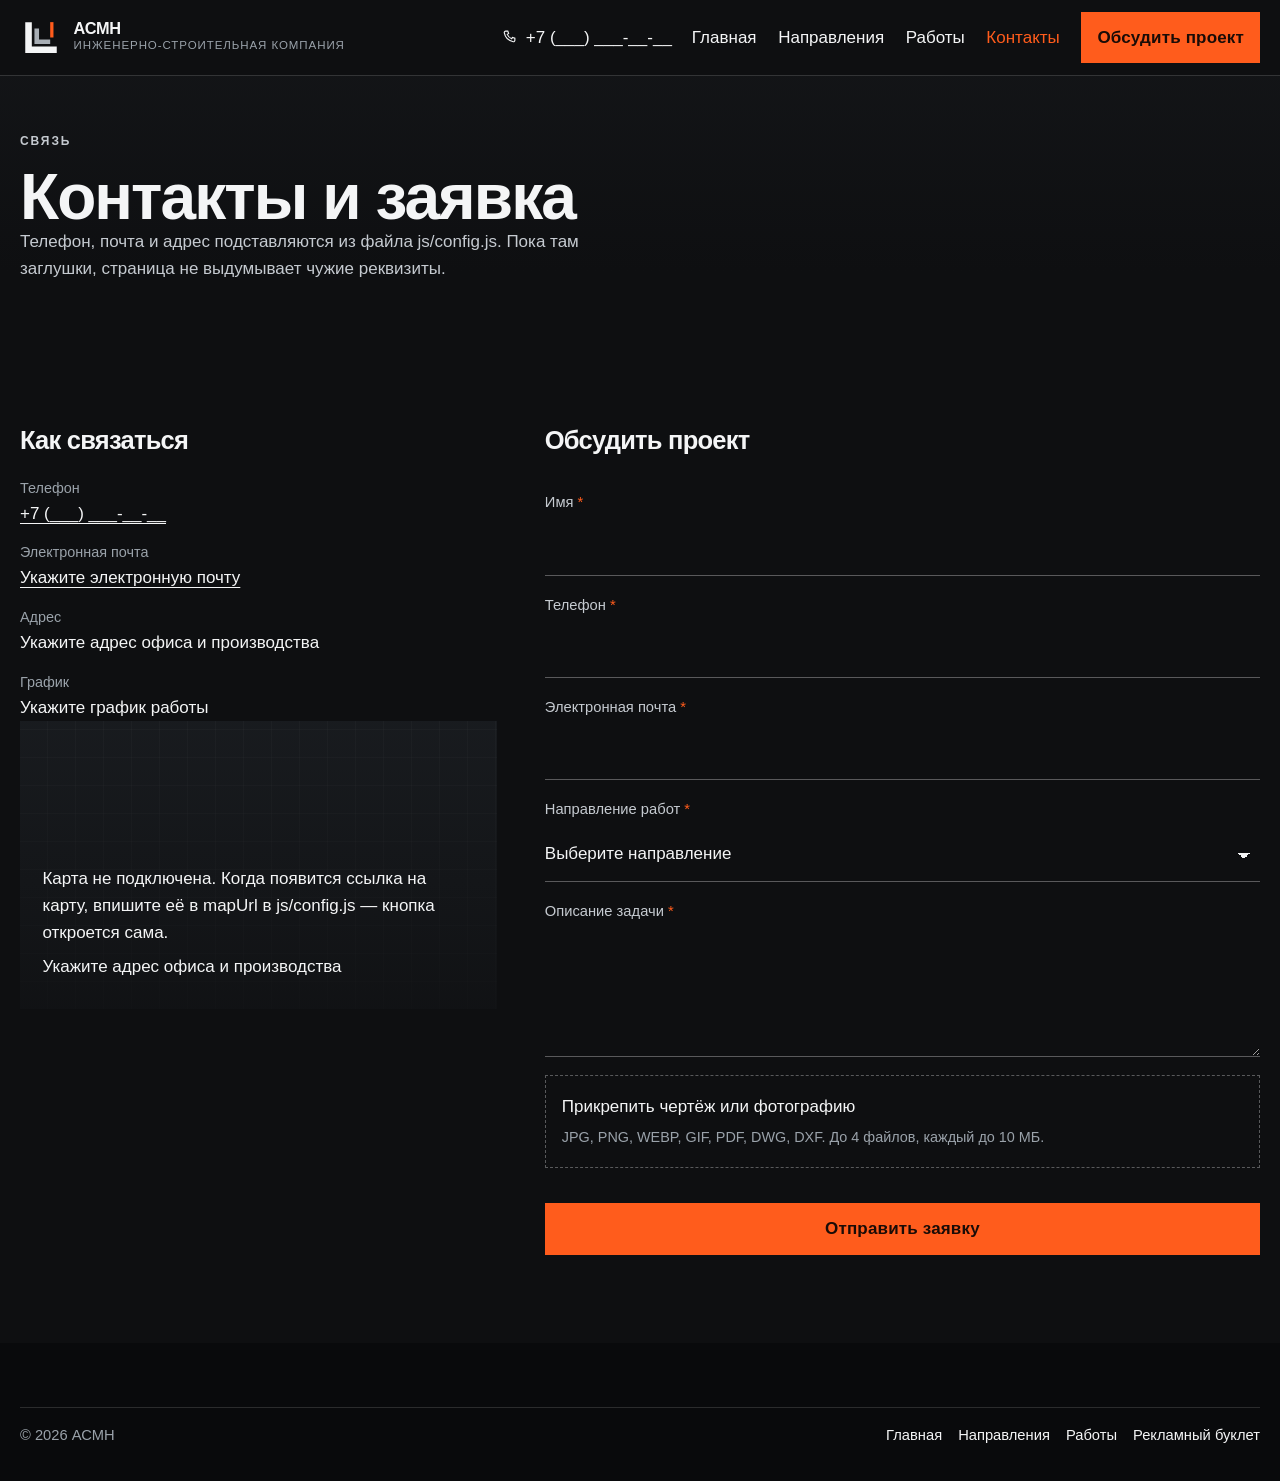
<file: contacts.html>
<!DOCTYPE html>
<html lang="ru">
<head>
  <meta charset="UTF-8">
  <meta name="viewport" content="width=device-width, initial-scale=1, viewport-fit=cover">
  <title>Контакты — АСМН</title>
  <meta name="description" content="Контакты инженерно-строительной компании и форма заявки с прикреплением чертежа или фотографии.">
  <meta name="robots" content="index, follow">
  <meta name="theme-color" content="#0e0f11">
  <meta property="og:title" content="Контакты — АСМН">
  <meta property="og:description" content="Заявка на металлоконструкции, инженерные системы и строительные работы.">
  <meta property="og:image" content="assets/images/hero-workshop.jpg">
  <link rel="icon" href="assets/logo/favicon.svg" type="image/svg+xml">
  <link rel="stylesheet" href="css/style.css">
</head>
<body>
  <a class="skip" href="#content">К содержанию</a>
  <header class="header header--solid">
    <a class="logo" href="index.html">
      <img src="assets/logo/logo.svg" width="42" height="42" alt="">
      <span class="logo__text">
        <span class="logo__name" data-bind="companyName">АСМН</span>
        <span class="logo__meta">Инженерно-строительная компания</span>
      </span>
    </a>
    <a class="header__phone" data-contact="phone" href="#contacts" aria-label="Контакты">
      <img src="assets/icons/phone.svg" width="18" height="18" alt="">
      <span data-bind="phoneDisplay">+7 (___) ___-__-__</span>
    </a>
    <input class="nav-check" id="nav-check" type="checkbox">
    <label class="nav-toggle" for="nav-check" aria-controls="nav" aria-expanded="false">
      <span class="nav-toggle__open">Меню</span>
      <span class="nav-toggle__close">Закрыть</span>
    </label>
    <nav class="nav" id="nav" aria-label="Основное меню">
      <a href="index.html">Главная</a>
      <a href="services.html">Направления</a>
      <a href="portfolio.html">Работы</a>
      <a href="contacts.html" aria-current="page">Контакты</a>
      <a class="btn" href="#request">Обсудить проект</a>
    </nav>
  </header>

  <main id="content">
    <header class="page-hero">
      <div class="wrap">
        <p class="eyebrow">Связь</p>
        <h1>Контакты и заявка</h1>
        <p>Телефон, почта и адрес подставляются из файла js/config.js. Пока там заглушки, страница не выдумывает чужие реквизиты.</p>
      </div>
    </header>

    <section class="section section--dark" id="contacts" aria-labelledby="contacts-title">
      <div class="wrap form-layout">
        <div>
          <h2 id="contacts-title">Как связаться</h2>
          <ul class="contact-list">
            <li>
              <span class="fine">Телефон</span>
              <a data-contact="phone" href="#request"><span data-bind="phoneDisplay">+7 (___) ___-__-__</span></a>
            </li>
            <li>
              <span class="fine">Электронная почта</span>
              <a data-contact="email" data-email-text href="#request">Укажите электронную почту</a>
            </li>
            <li>
              <span class="fine">Адрес</span>
              <span data-bind="address">Укажите адрес офиса и производства</span>
            </li>
            <li>
              <span class="fine">График</span>
              <span data-bind="hours">Укажите график работы</span>
            </li>
          </ul>
          <div class="map-placeholder" aria-label="Место для карты">
            <p data-map-note>Карта не подключена. Когда появится ссылка на карту, впишите её в mapUrl в js/config.js — кнопка откроется сама.</p>
            <p data-bind="address">Укажите адрес офиса и производства</p>
            <a class="btn" data-map-link href="#contacts" hidden>Открыть карту</a>
          </div>
        </div>

        <form class="request-form" id="request" data-request-form action="#request" method="post" enctype="multipart/form-data" novalidate>
          <h2>Обсудить проект</h2>
          <div class="hp" aria-hidden="true">
            <label>Сайт<input type="text" name="website" tabindex="-1" autocomplete="off"></label>
          </div>
          <div class="field">
            <label for="contact-name">Имя <span class="req" aria-hidden="true">*</span></label>
            <input id="contact-name" name="name" type="text" autocomplete="name" required maxlength="80">
            <p class="field__error" hidden></p>
          </div>
          <div class="field">
            <label for="contact-phone">Телефон <span class="req" aria-hidden="true">*</span></label>
            <input id="contact-phone" name="phone" type="tel" inputmode="tel" autocomplete="tel" required maxlength="40">
            <p class="field__error" hidden></p>
          </div>
          <div class="field">
            <label for="contact-email">Электронная почта <span class="req" aria-hidden="true">*</span></label>
            <input id="contact-email" name="email" type="email" inputmode="email" autocomplete="email" required maxlength="120">
            <p class="field__error" hidden></p>
          </div>
          <div class="field">
            <label for="contact-direction">Направление работ <span class="req" aria-hidden="true">*</span></label>
            <select id="contact-direction" name="direction" required>
              <option value="">Выберите направление</option>
              <option>Металлоконструкции</option>
              <option>Плазменная резка ЧПУ</option>
              <option>Решётки и ограждения</option>
              <option>Сварка и покраска</option>
              <option>Чертежи и дизайн-макеты</option>
              <option>Вентиляция и кондиционирование</option>
              <option>Электрика и слаботочные системы</option>
              <option>Инженерные сети</option>
              <option>Бетонные и монолитные работы</option>
              <option>Комплексное строительство</option>
              <option>ПТО и исполнительная документация</option>
              <option>Несколько направлений</option>
            </select>
            <p class="field__error" hidden></p>
          </div>
          <div class="field">
            <label for="contact-message">Описание задачи <span class="req" aria-hidden="true">*</span></label>
            <textarea id="contact-message" name="message" required maxlength="4000"></textarea>
            <p class="field__error" hidden></p>
          </div>
          <label class="dropzone">
            <input class="dropzone__input" type="file" name="files[]" accept=".jpg,.jpeg,.png,.webp,.gif,.pdf,.dwg,.dxf,image/*,application/pdf" multiple>
            <span>Прикрепить чертёж или фотографию</span>
            <span class="dropzone__hint">JPG, PNG, WEBP, GIF, PDF, DWG, DXF. До 4 файлов, каждый до 10 МБ.</span>
          </label>
          <p class="file-error" hidden></p>
          <ul class="file-list"></ul>
          <button class="btn" type="submit">Отправить заявку</button>
          <p class="form-status" role="status" hidden></p>
          <noscript>
            <p>Без JavaScript форма не отправляет данные. Сначала укажите телефон и почту в js/config.js.</p>
          </noscript>
        </form>
      </div>
    </section>
  </main>

  <footer class="footer">
    <div class="wrap footer__bar">
      <p>© <span data-year>2026</span> <span data-bind="companyName">АСМН</span></p>
      <nav class="footer__links" aria-label="Нижнее меню">
        <a href="index.html">Главная</a>
        <a href="services.html">Направления</a>
        <a href="portfolio.html">Работы</a>
        <a href="brochure.html">Рекламный буклет</a>
      </nav>
    </div>
  </footer>

  <button class="to-top" type="button" hidden>
    <img src="assets/icons/arrow-up.svg" width="16" height="16" alt="">
    Наверх
  </button>

  <script src="js/config.js"></script>
  <script src="js/main.js"></script>
</body>
</html>
</file>
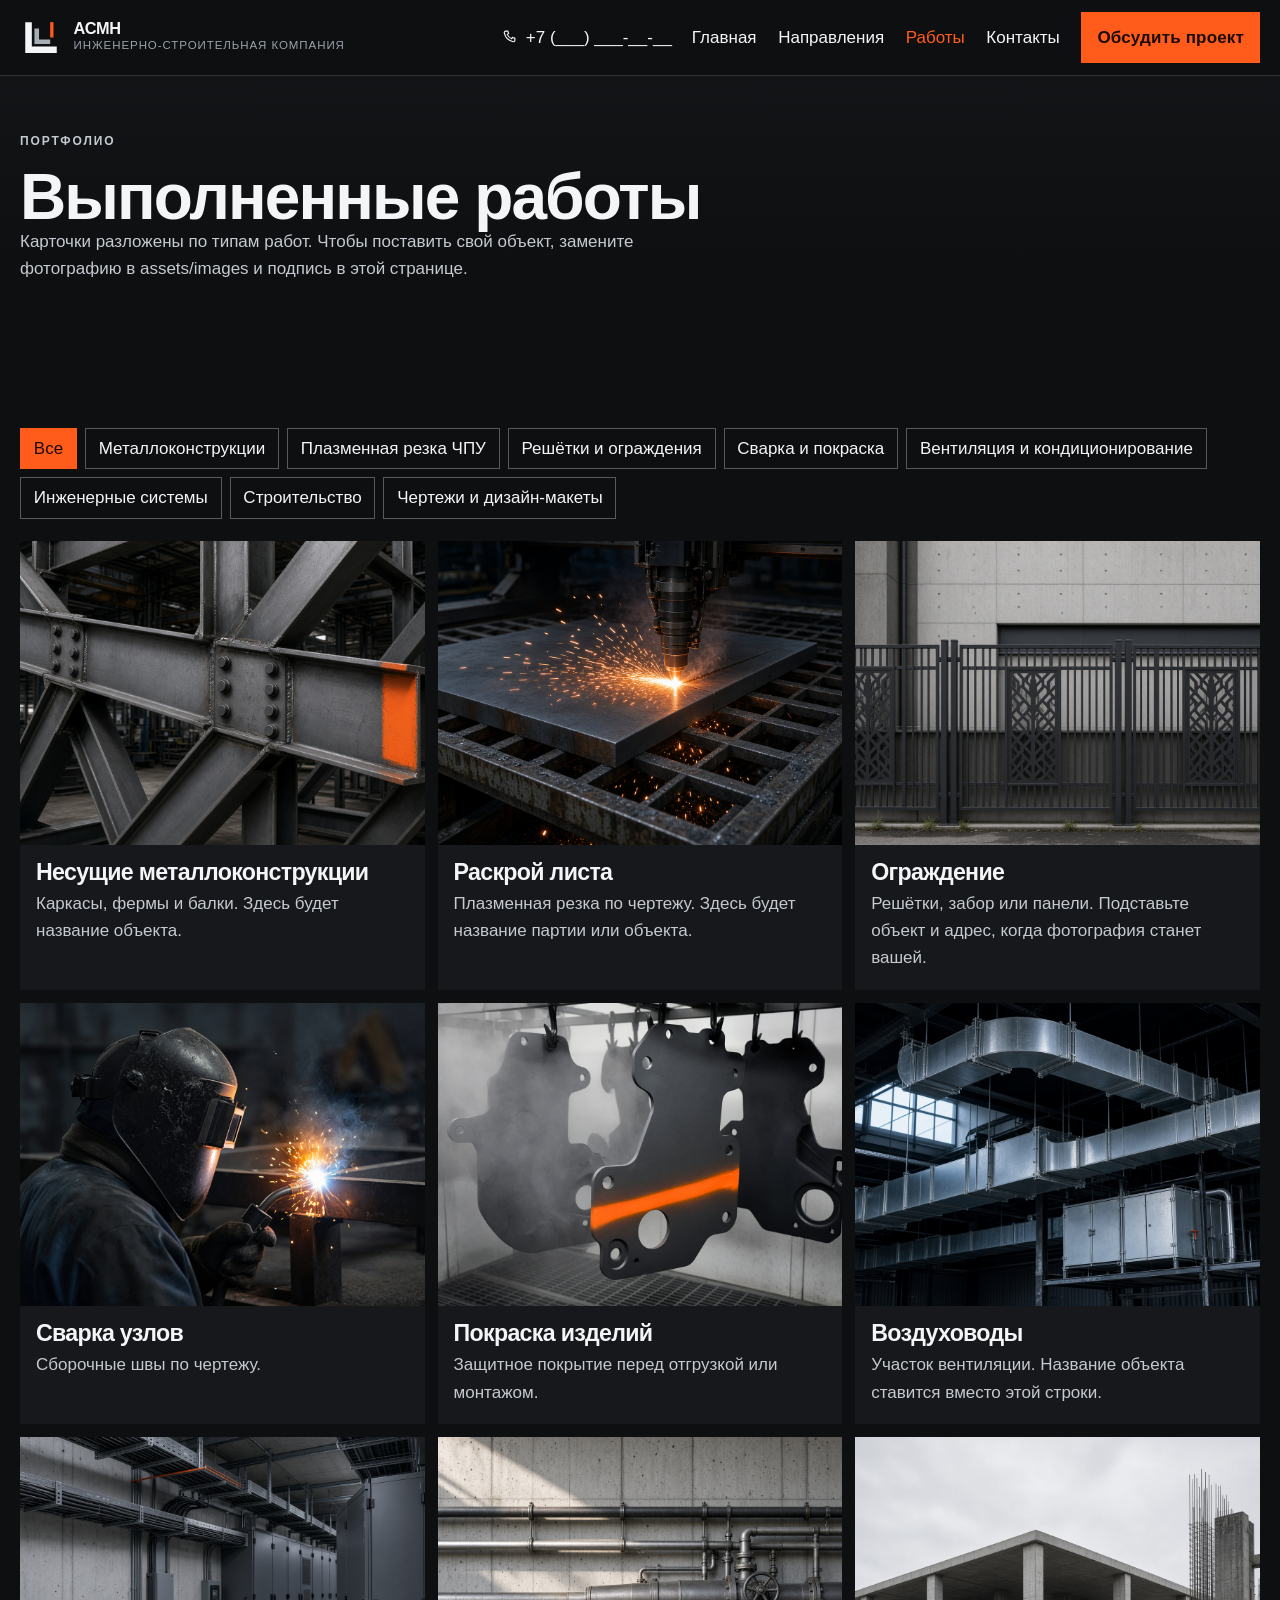
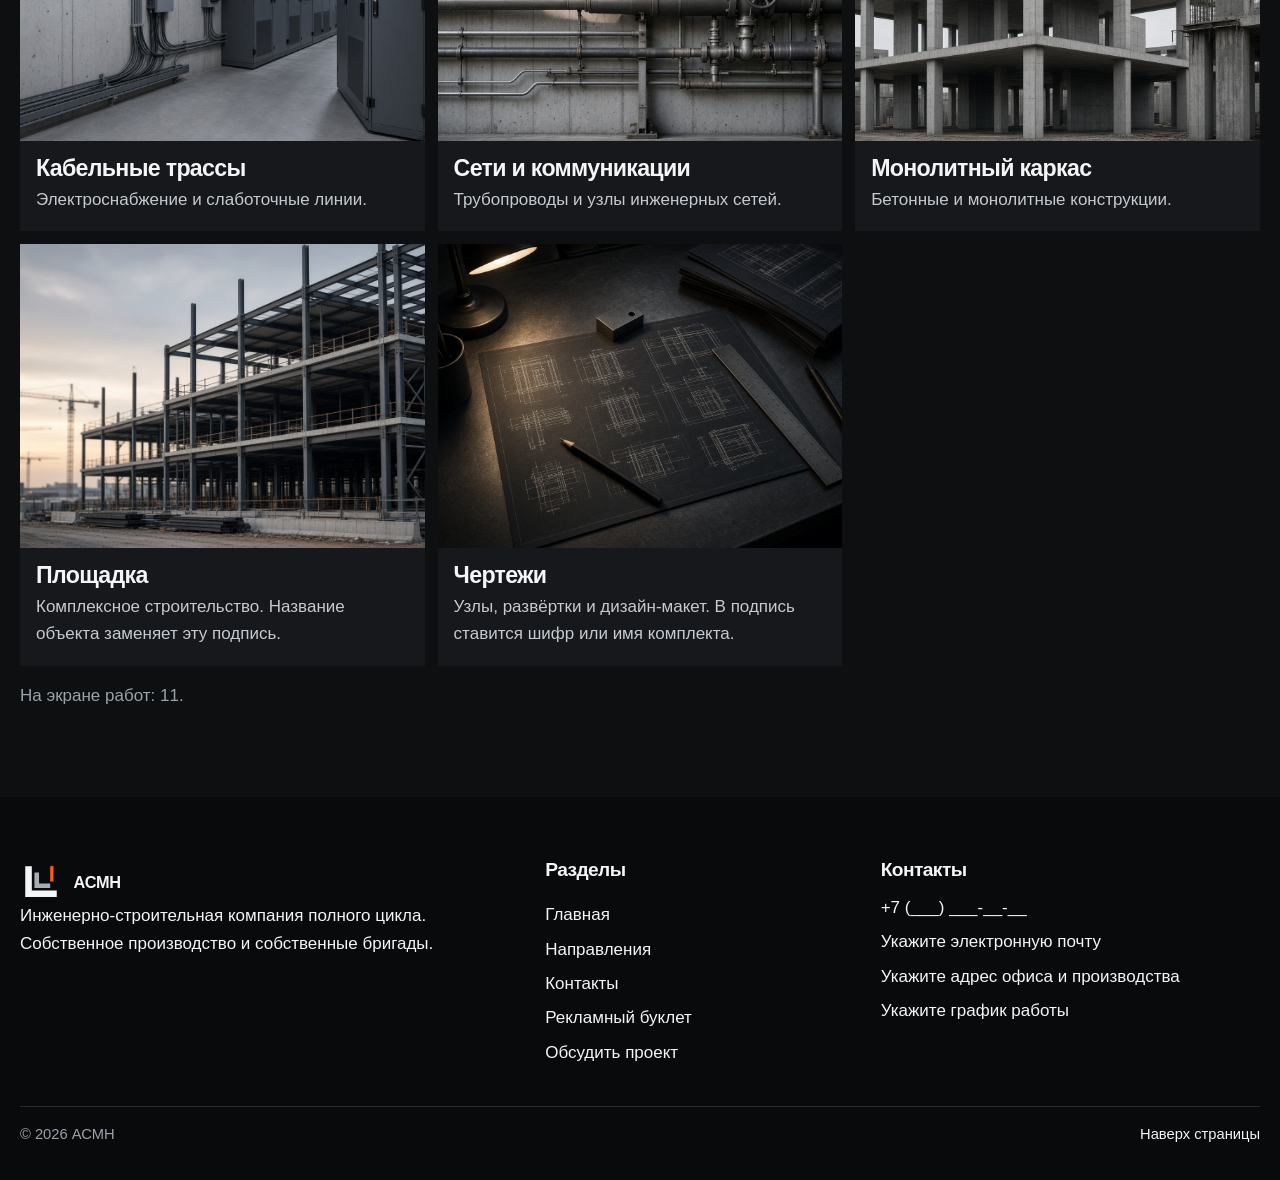
<file: portfolio.html>
<!DOCTYPE html>
<html lang="ru">
<head>
  <meta charset="UTF-8">
  <meta name="viewport" content="width=device-width, initial-scale=1, viewport-fit=cover">
  <title>Работы — АСМН</title>
  <meta name="description" content="Работы по металлоконструкциям, плазменной резке, ограждениям, сварке, вентиляции, инженерным системам, строительству и чертежам.">
  <meta name="robots" content="index, follow">
  <meta name="theme-color" content="#0e0f11">
  <meta property="og:title" content="Работы — АСМН">
  <meta property="og:description" content="Галерея работ по направлениям компании. Фотографии заменяются файлами из папки assets/images.">
  <meta property="og:image" content="assets/images/construction.jpg">
  <link rel="icon" href="assets/logo/favicon.svg" type="image/svg+xml">
  <link rel="stylesheet" href="css/style.css">
</head>
<body>
  <a class="skip" href="#content">К содержанию</a>
  <header class="header header--solid">
    <a class="logo" href="index.html">
      <img src="assets/logo/logo.svg" width="42" height="42" alt="">
      <span class="logo__text">
        <span class="logo__name" data-bind="companyName">АСМН</span>
        <span class="logo__meta">Инженерно-строительная компания</span>
      </span>
    </a>
    <a class="header__phone" data-contact="phone" href="contacts.html#contacts" aria-label="Контакты">
      <img src="assets/icons/phone.svg" width="18" height="18" alt="">
      <span data-bind="phoneDisplay">+7 (___) ___-__-__</span>
    </a>
    <input class="nav-check" id="nav-check" type="checkbox">
    <label class="nav-toggle" for="nav-check" aria-controls="nav" aria-expanded="false">
      <span class="nav-toggle__open">Меню</span>
      <span class="nav-toggle__close">Закрыть</span>
    </label>
    <nav class="nav" id="nav" aria-label="Основное меню">
      <a href="index.html">Главная</a>
      <a href="services.html">Направления</a>
      <a href="portfolio.html" aria-current="page">Работы</a>
      <a href="contacts.html">Контакты</a>
      <a class="btn" href="contacts.html#request">Обсудить проект</a>
    </nav>
  </header>

  <main id="content">
    <header class="page-hero">
      <div class="wrap">
        <p class="eyebrow">Портфолио</p>
        <h1>Выполненные работы</h1>
        <p>Карточки разложены по типам работ. Чтобы поставить свой объект, замените фотографию в assets/images и подпись в этой странице.</p>
      </div>
    </header>

    <section class="section section--dark" aria-labelledby="portfolio-title">
      <div class="wrap">
        <h2 class="vh" id="portfolio-title">Категории и карточки</h2>
        <!-- Фильтр работает и без JavaScript: это переключатели, их состояние читает CSS. -->
        <fieldset class="portfolio-board" id="works">
          <legend class="vh">Категории работ</legend>
          <input class="filter-input" type="radio" name="category" id="filter-all" value="all" checked>
          <input class="filter-input" type="radio" name="category" id="filter-metal" value="metal">
          <input class="filter-input" type="radio" name="category" id="filter-plasma" value="plasma">
          <input class="filter-input" type="radio" name="category" id="filter-fence" value="fence">
          <input class="filter-input" type="radio" name="category" id="filter-weld" value="weld">
          <input class="filter-input" type="radio" name="category" id="filter-hvac" value="hvac">
          <input class="filter-input" type="radio" name="category" id="filter-engineering" value="engineering">
          <input class="filter-input" type="radio" name="category" id="filter-construction" value="construction">
          <input class="filter-input" type="radio" name="category" id="filter-drawings" value="drawings">

          <div class="filters">
            <label for="filter-all">Все</label>
            <label for="filter-metal">Металлоконструкции</label>
            <label for="filter-plasma">Плазменная резка ЧПУ</label>
            <label for="filter-fence">Решётки и ограждения</label>
            <label for="filter-weld">Сварка и покраска</label>
            <label for="filter-hvac">Вентиляция и кондиционирование</label>
            <label for="filter-engineering">Инженерные системы</label>
            <label for="filter-construction">Строительство</label>
            <label for="filter-drawings">Чертежи и дизайн-макеты</label>
          </div>

          <div class="portfolio-grid">
            <article class="work" data-category="metal">
              <a class="shot" href="assets/images/metal-truss.jpg" data-lightbox data-caption="Несущие металлоконструкции. Замените подпись названием объекта.">
                <img src="assets/images/metal-truss.jpg" width="1152" height="864" alt="Стальные фермы и балки" loading="lazy">
              </a>
              <div class="work__body">
                <h2>Несущие металлоконструкции</h2>
                <p>Каркасы, фермы и балки. Здесь будет название объекта.</p>
              </div>
            </article>
            <article class="work" data-category="plasma">
              <a class="shot" href="assets/images/plasma-cnc.jpg" data-lightbox data-caption="Плазменная резка листа на ЧПУ.">
                <img src="assets/images/plasma-cnc.jpg" width="1152" height="864" alt="Плазменная резка стального листа" loading="lazy">
              </a>
              <div class="work__body">
                <h2>Раскрой листа</h2>
                <p>Плазменная резка по чертежу. Здесь будет название партии или объекта.</p>
              </div>
            </article>
            <article class="work" data-category="fence">
              <a class="shot" href="assets/images/fence-grille.jpg" data-lightbox data-caption="Решётки и ограждения.">
                <img src="assets/images/fence-grille.jpg" width="1152" height="864" alt="Металлический забор и решётки" loading="lazy">
              </a>
              <div class="work__body">
                <h2>Ограждение</h2>
                <p>Решётки, забор или панели. Подставьте объект и адрес, когда фотография станет вашей.</p>
              </div>
            </article>
            <article class="work" data-category="weld">
              <a class="shot" href="assets/images/welding.jpg" data-lightbox data-caption="Сварка узлов металлоконструкций.">
                <img src="assets/images/welding.jpg" width="1152" height="864" alt="Сварка стальной конструкции" loading="lazy">
              </a>
              <div class="work__body">
                <h2>Сварка узлов</h2>
                <p>Сборочные швы по чертежу.</p>
              </div>
            </article>
            <article class="work" data-category="weld">
              <a class="shot" href="assets/images/painting.jpg" data-lightbox data-caption="Покраска металлоизделий.">
                <img src="assets/images/painting.jpg" width="1152" height="864" alt="Покраска металлических деталей" loading="lazy">
              </a>
              <div class="work__body">
                <h2>Покраска изделий</h2>
                <p>Защитное покрытие перед отгрузкой или монтажом.</p>
              </div>
            </article>
            <article class="work" data-category="hvac">
              <a class="shot" href="assets/images/ventilation.jpg" data-lightbox data-caption="Вентиляция: воздуховоды.">
                <img src="assets/images/ventilation.jpg" width="1152" height="864" alt="Смонтированные воздуховоды" loading="lazy">
              </a>
              <div class="work__body">
                <h2>Воздуховоды</h2>
                <p>Участок вентиляции. Название объекта ставится вместо этой строки.</p>
              </div>
            </article>
            <article class="work" data-category="engineering">
              <a class="shot" href="assets/images/electrical.jpg" data-lightbox data-caption="Электрика: трассы и шкафы.">
                <img src="assets/images/electrical.jpg" width="1152" height="864" alt="Кабельные лотки и шкафы" loading="lazy">
              </a>
              <div class="work__body">
                <h2>Кабельные трассы</h2>
                <p>Электроснабжение и слаботочные линии.</p>
              </div>
            </article>
            <article class="work" data-category="engineering">
              <a class="shot" href="assets/images/utilities.jpg" data-lightbox data-caption="Инженерные сети.">
                <img src="assets/images/utilities.jpg" width="1152" height="864" alt="Трубопроводы инженерных коммуникаций" loading="lazy">
              </a>
              <div class="work__body">
                <h2>Сети и коммуникации</h2>
                <p>Трубопроводы и узлы инженерных сетей.</p>
              </div>
            </article>
            <article class="work" data-category="construction">
              <a class="shot" href="assets/images/concrete.jpg" data-lightbox data-caption="Монолитный каркас.">
                <img src="assets/images/concrete.jpg" width="1152" height="864" alt="Монолитные колонны и перекрытия" loading="lazy">
              </a>
              <div class="work__body">
                <h2>Монолитный каркас</h2>
                <p>Бетонные и монолитные конструкции.</p>
              </div>
            </article>
            <article class="work" data-category="construction">
              <a class="shot" href="assets/images/construction.jpg" data-lightbox data-caption="Строительная площадка.">
                <img src="assets/images/construction.jpg" width="1280" height="720" alt="Каркас здания на монтаже" loading="lazy">
              </a>
              <div class="work__body">
                <h2>Площадка</h2>
                <p>Комплексное строительство. Название объекта заменяет эту подпись.</p>
              </div>
            </article>
            <article class="work" data-category="drawings">
              <a class="shot" href="assets/images/drawings.jpg" data-lightbox data-caption="Чертежи и развёртки.">
                <img src="assets/images/drawings.jpg" width="1152" height="864" alt="Комплект технических чертежей" loading="lazy">
              </a>
              <div class="work__body">
                <h2>Чертежи</h2>
                <p>Узлы, развёртки и дизайн-макет. В подпись ставится шифр или имя комплекта.</p>
              </div>
            </article>
          </div>
          <p class="filter-count" aria-live="polite"></p>
          <p class="filter-empty" hidden>В этой категории пока нет работ.</p>
        </fieldset>
      </div>
    </section>
  </main>

  <footer class="footer" id="contacts">
    <div class="wrap footer__grid">
      <div>
        <a class="logo" href="index.html">
          <img src="assets/logo/logo.svg" width="42" height="42" alt="">
          <span class="logo__name" data-bind="companyName">АСМН</span>
        </a>
        <p>Инженерно-строительная компания полного цикла. Собственное производство и собственные бригады.</p>
      </div>
      <nav class="footer__nav" aria-label="Нижнее меню">
        <h2>Разделы</h2>
        <a href="index.html">Главная</a>
        <a href="services.html">Направления</a>
        <a href="contacts.html">Контакты</a>
        <a href="brochure.html">Рекламный буклет</a>
        <a href="contacts.html#request">Обсудить проект</a>
      </nav>
      <div>
        <h2>Контакты</h2>
        <address>
          <a data-contact="phone" href="contacts.html#contacts"><span data-bind="phoneDisplay">+7 (___) ___-__-__</span></a>
          <a data-contact="email" data-email-text href="contacts.html#contacts">Укажите электронную почту</a>
          <span data-bind="address">Укажите адрес офиса и производства</span>
          <span data-bind="hours">Укажите график работы</span>
        </address>
      </div>
    </div>
    <div class="wrap footer__bar">
      <p>© <span data-year>2026</span> <span data-bind="companyName">АСМН</span></p>
      <a href="#content">Наверх страницы</a>
    </div>
  </footer>

  <button class="to-top" type="button" hidden>
    <img src="assets/icons/arrow-up.svg" width="16" height="16" alt="">
    Наверх
  </button>

  <div class="lightbox" id="lightbox" hidden>
    <div class="lightbox__backdrop" data-lightbox-close></div>
    <div class="lightbox__dialog" role="dialog" aria-modal="true" aria-labelledby="lightbox-caption">
      <button class="lightbox__close" type="button" data-lightbox-close>Закрыть</button>
      <button class="lightbox__nav" type="button" data-lightbox-prev aria-label="Предыдущее фото">←</button>
      <figure class="lightbox__figure">
        <img class="lightbox__image" alt="">
        <figcaption class="lightbox__caption" id="lightbox-caption"></figcaption>
      </figure>
      <button class="lightbox__nav" type="button" data-lightbox-next aria-label="Следующее фото">→</button>
    </div>
  </div>

  <script src="js/config.js"></script>
  <script src="js/main.js"></script>
</body>
</html>
</file>
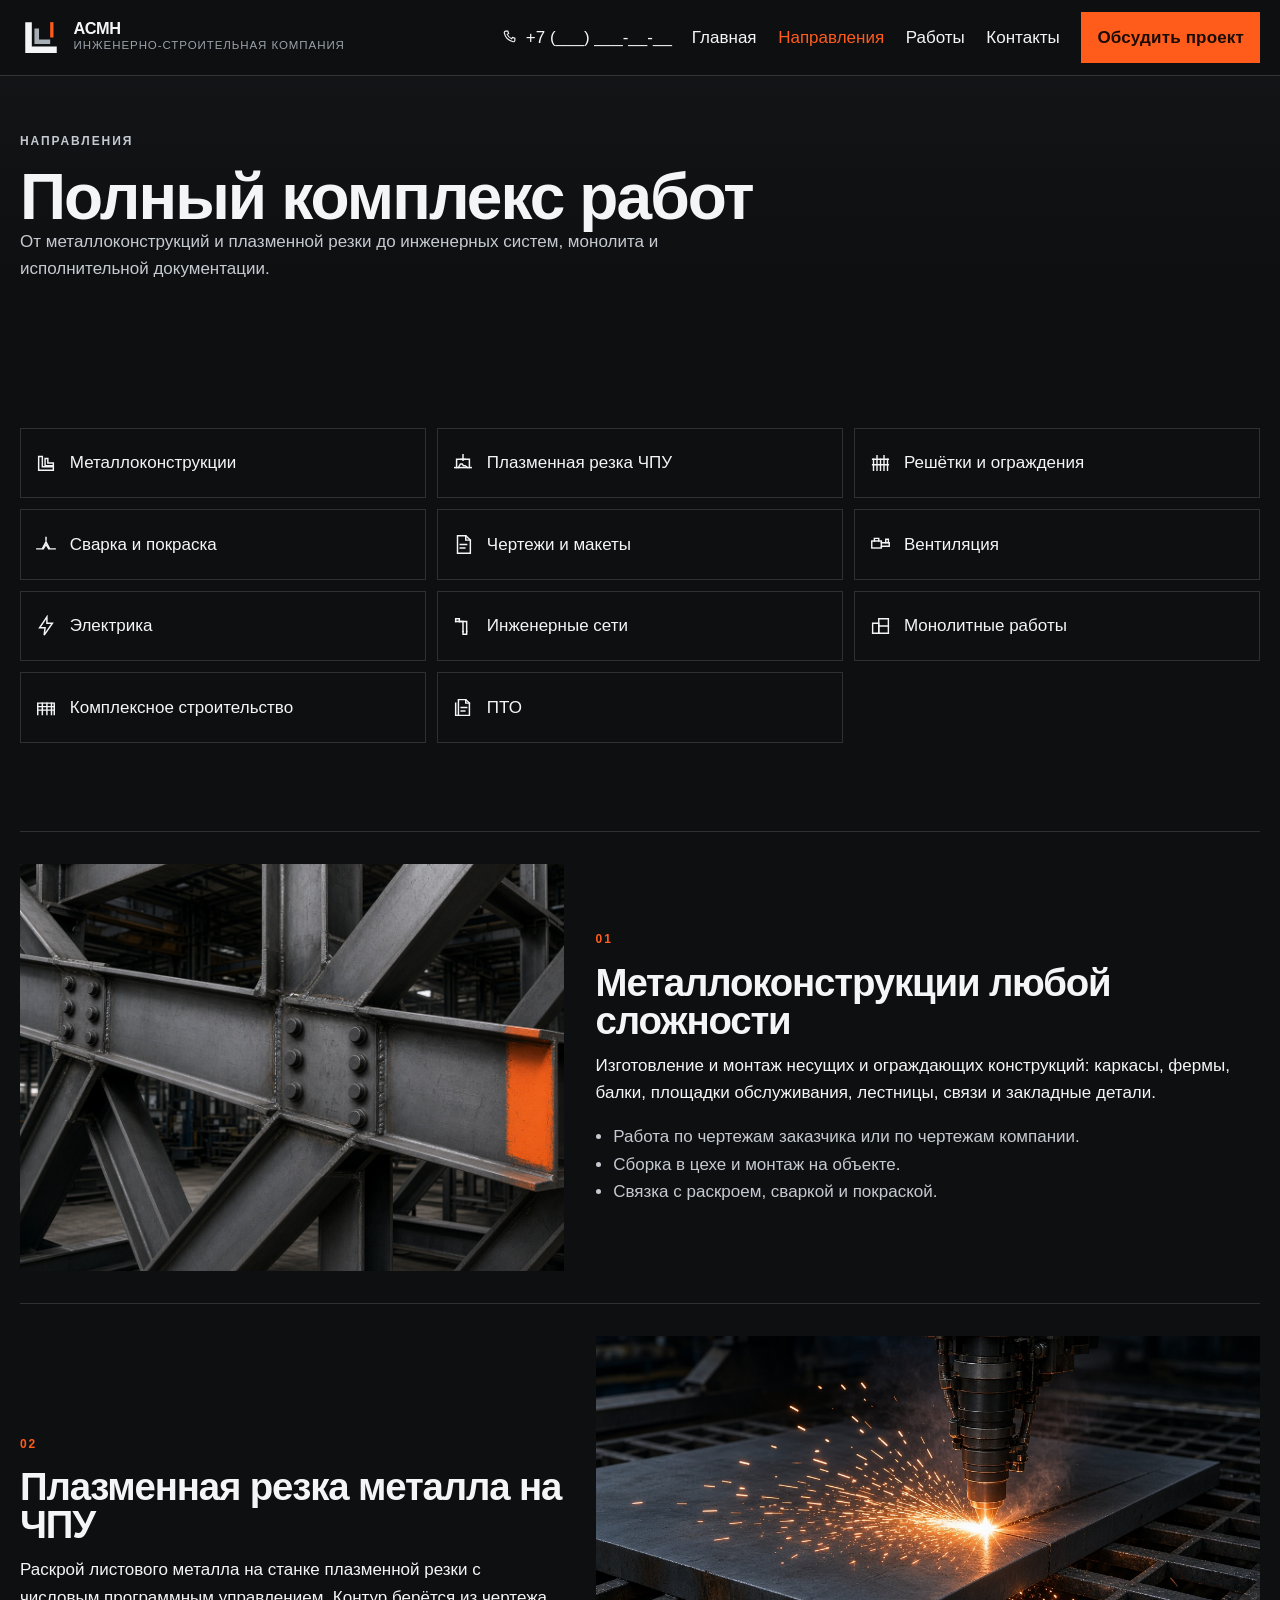
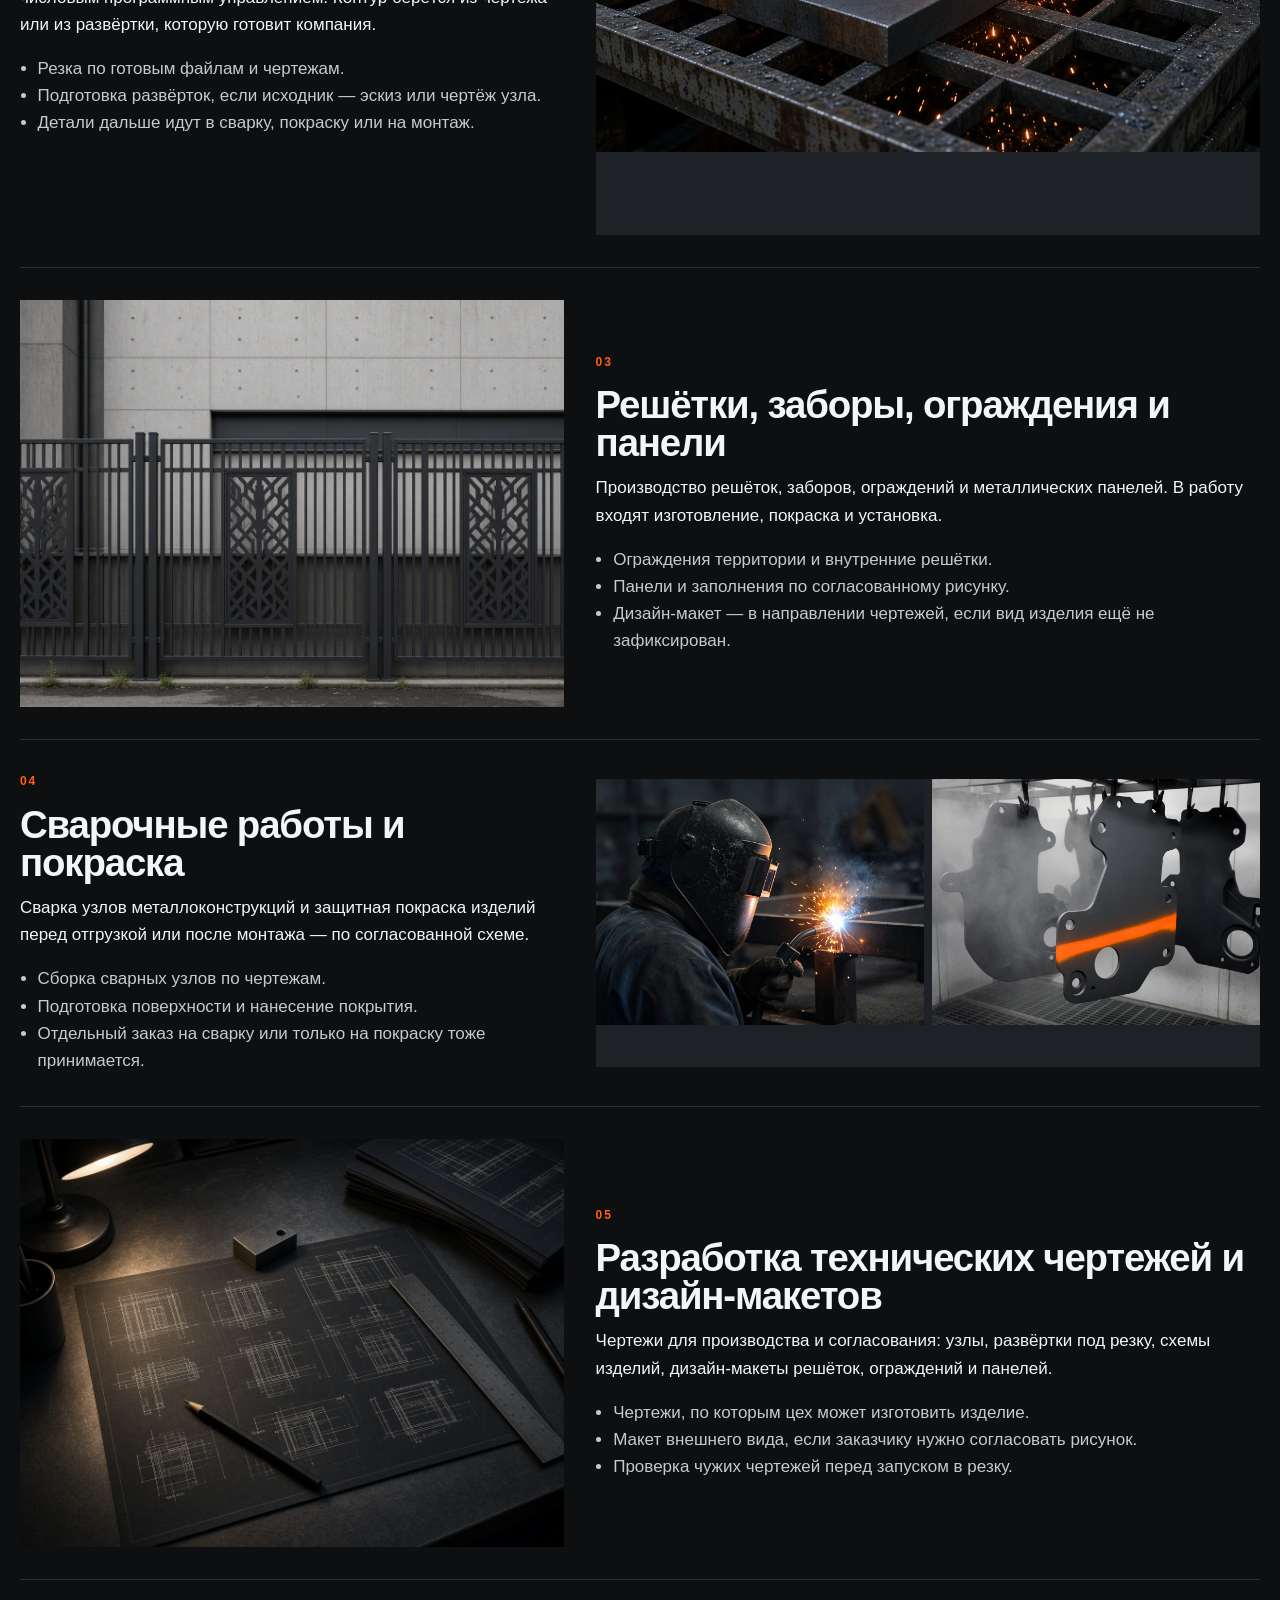
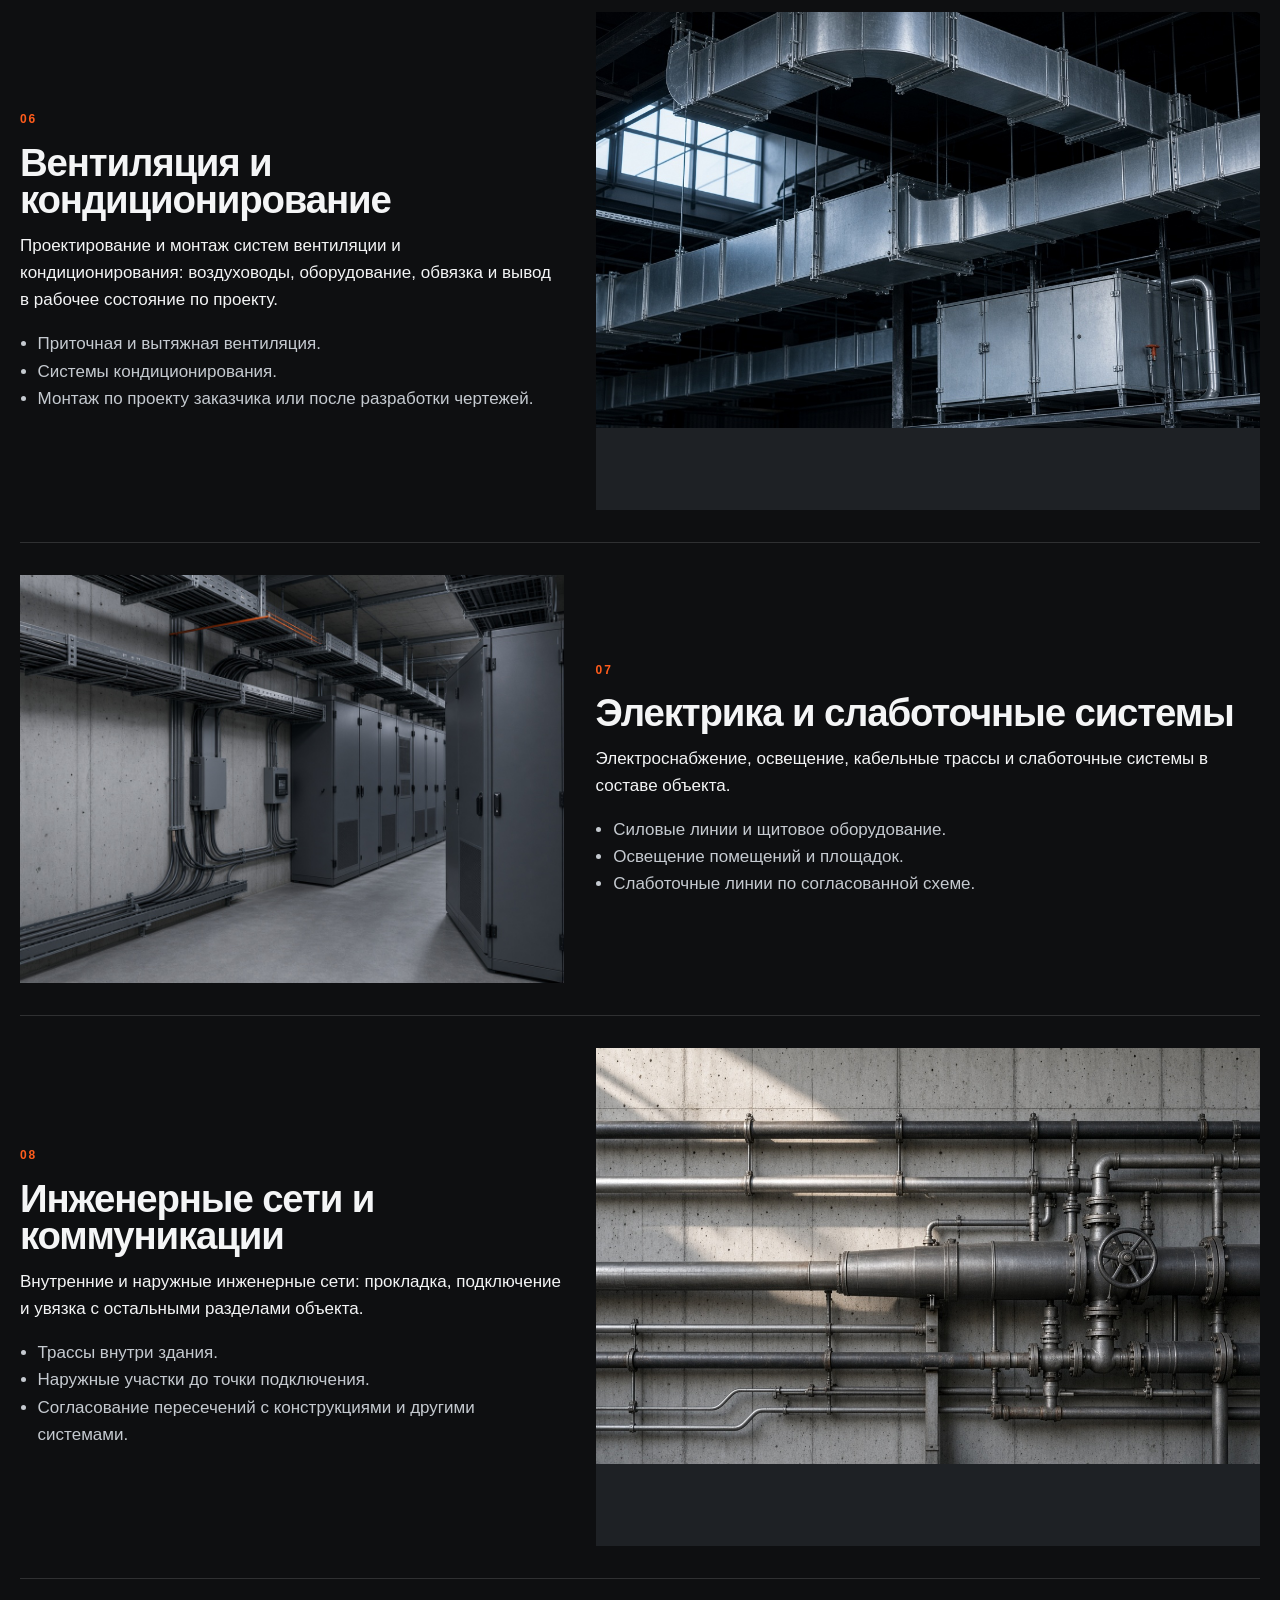
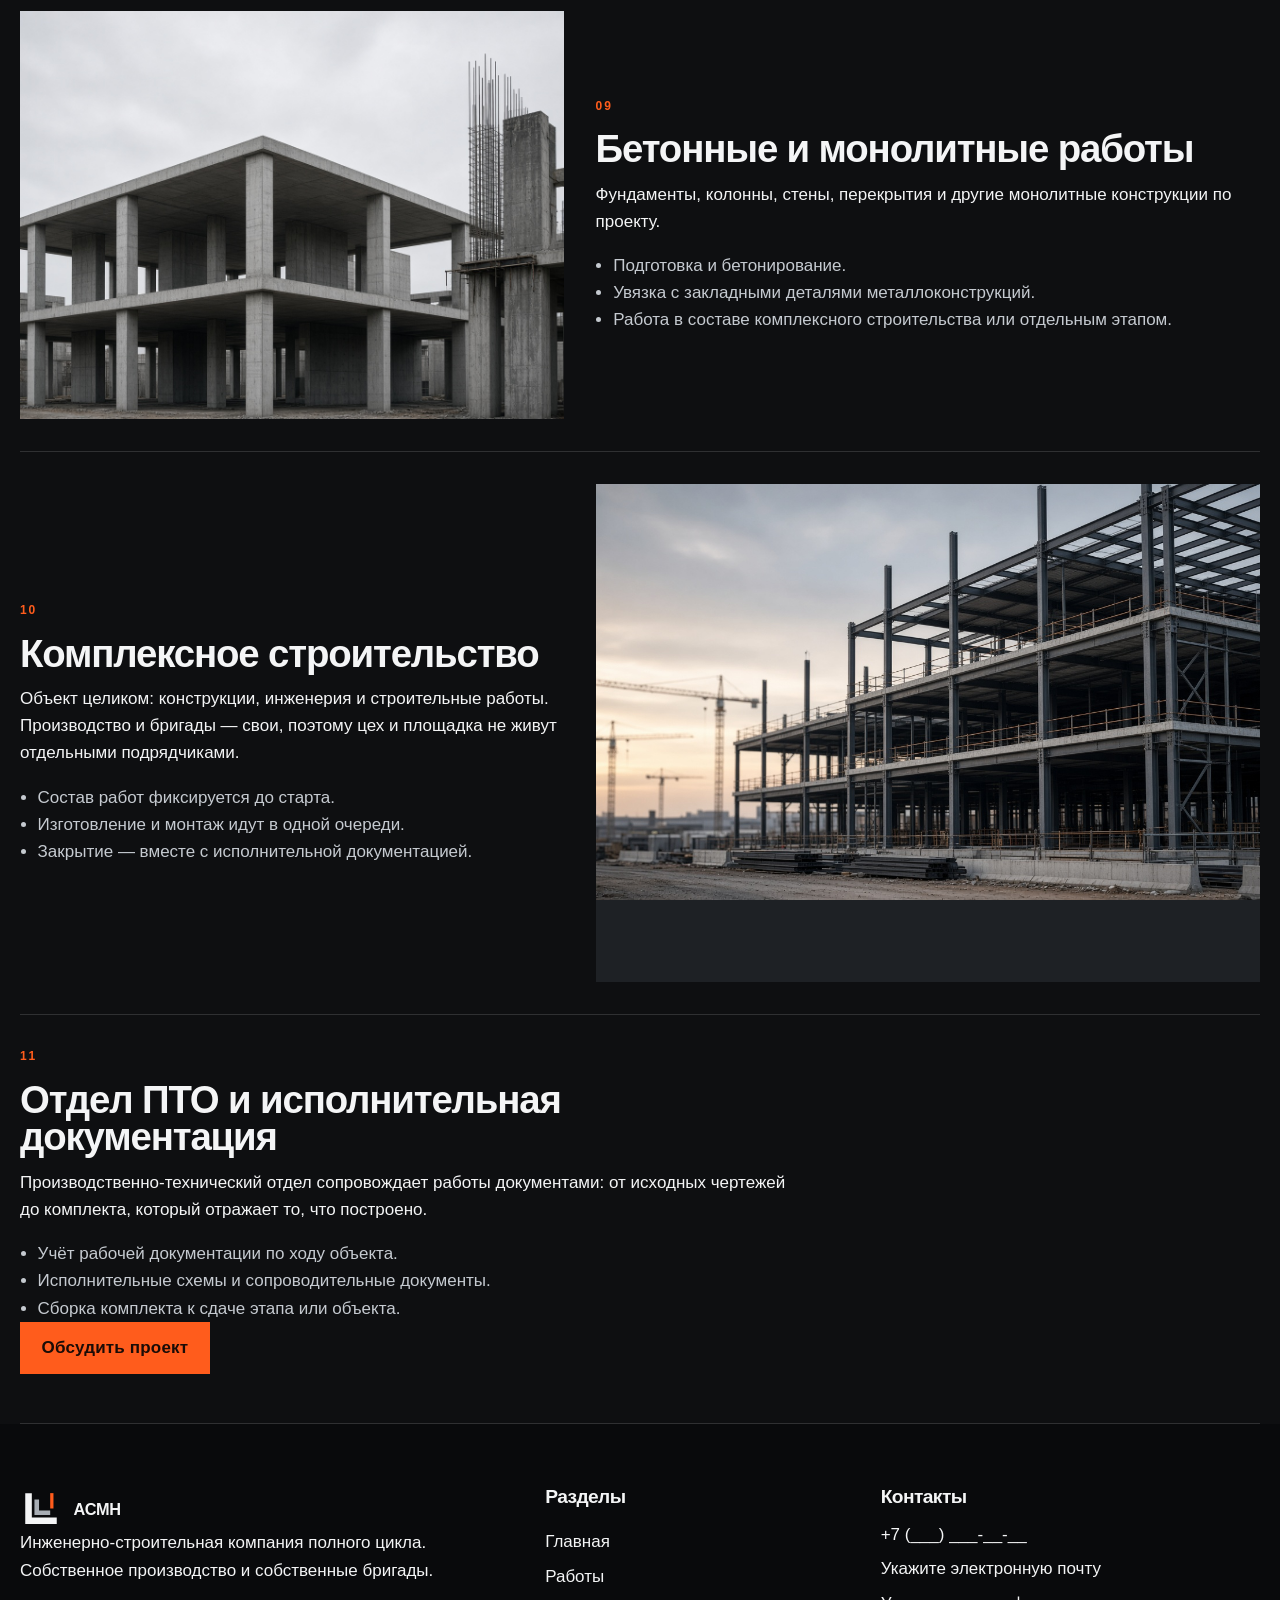
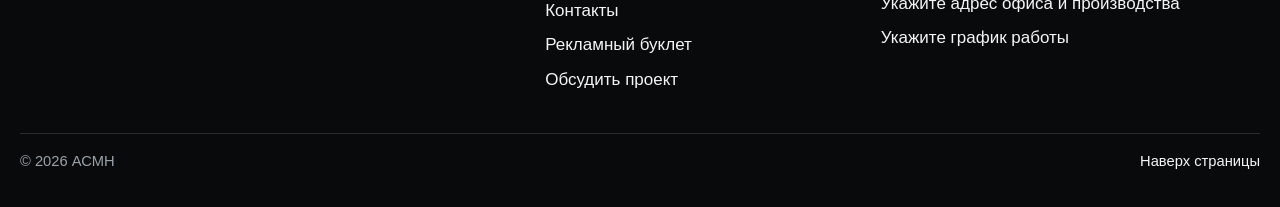
<file: services.html>
<!DOCTYPE html>
<html lang="ru">
<head>
  <meta charset="UTF-8">
  <meta name="viewport" content="width=device-width, initial-scale=1, viewport-fit=cover">
  <title>Направления работ — АСМН</title>
  <meta name="description" content="Металлоконструкции, плазменная резка, ограждения, сварка и покраска, чертежи, вентиляция, электрика, инженерные сети, монолит и отдел ПТО.">
  <meta name="robots" content="index, follow">
  <meta name="theme-color" content="#0e0f11">
  <meta property="og:title" content="Направления работ — АСМН">
  <meta property="og:description" content="Полный состав инженерно-строительных и производственных работ.">
  <meta property="og:image" content="assets/images/metal-truss.jpg">
  <link rel="icon" href="assets/logo/favicon.svg" type="image/svg+xml">
  <link rel="stylesheet" href="css/style.css">
</head>
<body>
  <a class="skip" href="#content">К содержанию</a>
  <header class="header header--solid">
    <a class="logo" href="index.html">
      <img src="assets/logo/logo.svg" width="42" height="42" alt="">
      <span class="logo__text">
        <span class="logo__name" data-bind="companyName">АСМН</span>
        <span class="logo__meta">Инженерно-строительная компания</span>
      </span>
    </a>
    <a class="header__phone" data-contact="phone" href="contacts.html#contacts" aria-label="Контакты">
      <img src="assets/icons/phone.svg" width="18" height="18" alt="">
      <span data-bind="phoneDisplay">+7 (___) ___-__-__</span>
    </a>
    <input class="nav-check" id="nav-check" type="checkbox">
    <label class="nav-toggle" for="nav-check" aria-controls="nav" aria-expanded="false">
      <span class="nav-toggle__open">Меню</span>
      <span class="nav-toggle__close">Закрыть</span>
    </label>
    <nav class="nav" id="nav" aria-label="Основное меню">
      <a href="index.html">Главная</a>
      <a href="services.html" aria-current="page">Направления</a>
      <a href="portfolio.html">Работы</a>
      <a href="contacts.html">Контакты</a>
      <a class="btn" href="contacts.html#request">Обсудить проект</a>
    </nav>
  </header>

  <main id="content">
    <header class="page-hero">
      <div class="wrap">
        <p class="eyebrow">Направления</p>
        <h1>Полный комплекс работ</h1>
        <p>От металлоконструкций и плазменной резки до инженерных систем, монолита и исполнительной документации.</p>
      </div>
    </header>

    <section class="section section--dark" aria-label="Список направлений">
      <div class="wrap">
        <nav class="index-grid" aria-label="Переход к направлению">
          <a href="#metal"><img class="icon" src="assets/icons/metal.svg" width="24" height="24" alt="">Металлоконструкции</a>
          <a href="#plasma"><img class="icon" src="assets/icons/plasma.svg" width="24" height="24" alt="">Плазменная резка ЧПУ</a>
          <a href="#fence"><img class="icon" src="assets/icons/fence.svg" width="24" height="24" alt="">Решётки и ограждения</a>
          <a href="#weld"><img class="icon" src="assets/icons/weld.svg" width="24" height="24" alt="">Сварка и покраска</a>
          <a href="#draft"><img class="icon" src="assets/icons/draft.svg" width="24" height="24" alt="">Чертежи и макеты</a>
          <a href="#hvac"><img class="icon" src="assets/icons/vent.svg" width="24" height="24" alt="">Вентиляция</a>
          <a href="#electric"><img class="icon" src="assets/icons/electric.svg" width="24" height="24" alt="">Электрика</a>
          <a href="#networks"><img class="icon" src="assets/icons/pipes.svg" width="24" height="24" alt="">Инженерные сети</a>
          <a href="#concrete"><img class="icon" src="assets/icons/concrete.svg" width="24" height="24" alt="">Монолитные работы</a>
          <a href="#build"><img class="icon" src="assets/icons/building.svg" width="24" height="24" alt="">Комплексное строительство</a>
          <a href="#pto"><img class="icon" src="assets/icons/docs.svg" width="24" height="24" alt="">ПТО</a>
        </nav>
      </div>
    </section>

    <div class="wrap">
      <article class="detail" id="metal">
        <div class="detail__media">
          <a class="shot" href="assets/images/metal-truss.jpg" data-lightbox data-caption="Металлоконструкции: фермы, балки, каркасы.">
            <img src="assets/images/metal-truss.jpg" width="1152" height="864" alt="Стальные фермы и балки на производстве" loading="lazy">
          </a>
        </div>
        <div>
          <p class="eyebrow">01</p>
          <h2>Металлоконструкции любой сложности</h2>
          <p>Изготовление и монтаж несущих и ограждающих конструкций: каркасы, фермы, балки, площадки обслуживания, лестницы, связи и закладные детали.</p>
          <ul>
            <li>Работа по чертежам заказчика или по чертежам компании.</li>
            <li>Сборка в цехе и монтаж на объекте.</li>
            <li>Связка с раскроем, сваркой и покраской.</li>
          </ul>
        </div>
      </article>

      <article class="detail" id="plasma">
        <div class="detail__media">
          <a class="shot" href="assets/images/plasma-cnc.jpg" data-lightbox data-caption="Плазменная резка металла на ЧПУ.">
            <img src="assets/images/plasma-cnc.jpg" width="1152" height="864" alt="Плазменный раскрой стального листа" loading="lazy">
          </a>
        </div>
        <div>
          <p class="eyebrow">02</p>
          <h2>Плазменная резка металла на ЧПУ</h2>
          <p>Раскрой листового металла на станке плазменной резки с числовым программным управлением. Контур берётся из чертежа или из развёртки, которую готовит компания.</p>
          <ul>
            <li>Резка по готовым файлам и чертежам.</li>
            <li>Подготовка развёрток, если исходник — эскиз или чертёж узла.</li>
            <li>Детали дальше идут в сварку, покраску или на монтаж.</li>
          </ul>
        </div>
      </article>

      <article class="detail" id="fence">
        <div class="detail__media">
          <a class="shot" href="assets/images/fence-grille.jpg" data-lightbox data-caption="Решётки, заборы, ограждения и металлические панели.">
            <img src="assets/images/fence-grille.jpg" width="1152" height="864" alt="Металлическое ограждение у промышленного здания" loading="lazy">
          </a>
        </div>
        <div>
          <p class="eyebrow">03</p>
          <h2>Решётки, заборы, ограждения и панели</h2>
          <p>Производство решёток, заборов, ограждений и металлических панелей. В работу входят изготовление, покраска и установка.</p>
          <ul>
            <li>Ограждения территории и внутренние решётки.</li>
            <li>Панели и заполнения по согласованному рисунку.</li>
            <li>Дизайн-макет — в направлении чертежей, если вид изделия ещё не зафиксирован.</li>
          </ul>
        </div>
      </article>

      <article class="detail" id="weld">
        <div class="detail__media detail__media--pair">
          <a class="shot" href="assets/images/welding.jpg" data-lightbox data-caption="Сварочные работы по металлоконструкциям.">
            <img src="assets/images/welding.jpg" width="1152" height="864" alt="Сварка стального узла" loading="lazy">
          </a>
          <a class="shot" href="assets/images/painting.jpg" data-lightbox data-caption="Покраска металлоизделий.">
            <img src="assets/images/painting.jpg" width="1152" height="864" alt="Покраска металлических панелей" loading="lazy">
          </a>
        </div>
        <div>
          <p class="eyebrow">04</p>
          <h2>Сварочные работы и покраска</h2>
          <p>Сварка узлов металлоконструкций и защитная покраска изделий перед отгрузкой или после монтажа — по согласованной схеме.</p>
          <ul>
            <li>Сборка сварных узлов по чертежам.</li>
            <li>Подготовка поверхности и нанесение покрытия.</li>
            <li>Отдельный заказ на сварку или только на покраску тоже принимается.</li>
          </ul>
        </div>
      </article>

      <article class="detail" id="draft">
        <div class="detail__media">
          <a class="shot" href="assets/images/drawings.jpg" data-lightbox data-caption="Технические чертежи и развёртки.">
            <img src="assets/images/drawings.jpg" width="1152" height="864" alt="Листы чертежей на рабочем столе" loading="lazy">
          </a>
        </div>
        <div>
          <p class="eyebrow">05</p>
          <h2>Разработка технических чертежей и дизайн-макетов</h2>
          <p>Чертежи для производства и согласования: узлы, развёртки под резку, схемы изделий, дизайн-макеты решёток, ограждений и панелей.</p>
          <ul>
            <li>Чертежи, по которым цех может изготовить изделие.</li>
            <li>Макет внешнего вида, если заказчику нужно согласовать рисунок.</li>
            <li>Проверка чужих чертежей перед запуском в резку.</li>
          </ul>
        </div>
      </article>

      <article class="detail" id="hvac">
        <div class="detail__media">
          <a class="shot" href="assets/images/ventilation.jpg" data-lightbox data-caption="Вентиляция и кондиционирование.">
            <img src="assets/images/ventilation.jpg" width="1152" height="864" alt="Промышленные воздуховоды" loading="lazy">
          </a>
        </div>
        <div>
          <p class="eyebrow">06</p>
          <h2>Вентиляция и кондиционирование</h2>
          <p>Проектирование и монтаж систем вентиляции и кондиционирования: воздуховоды, оборудование, обвязка и вывод в рабочее состояние по проекту.</p>
          <ul>
            <li>Приточная и вытяжная вентиляция.</li>
            <li>Системы кондиционирования.</li>
            <li>Монтаж по проекту заказчика или после разработки чертежей.</li>
          </ul>
        </div>
      </article>

      <article class="detail" id="electric">
        <div class="detail__media">
          <a class="shot" href="assets/images/electrical.jpg" data-lightbox data-caption="Электрика и слаботочные системы.">
            <img src="assets/images/electrical.jpg" width="1152" height="864" alt="Кабельные трассы и электрические шкафы" loading="lazy">
          </a>
        </div>
        <div>
          <p class="eyebrow">07</p>
          <h2>Электрика и слаботочные системы</h2>
          <p>Электроснабжение, освещение, кабельные трассы и слаботочные системы в составе объекта.</p>
          <ul>
            <li>Силовые линии и щитовое оборудование.</li>
            <li>Освещение помещений и площадок.</li>
            <li>Слаботочные линии по согласованной схеме.</li>
          </ul>
        </div>
      </article>

      <article class="detail" id="networks">
        <div class="detail__media">
          <a class="shot" href="assets/images/utilities.jpg" data-lightbox data-caption="Инженерные сети и коммуникации.">
            <img src="assets/images/utilities.jpg" width="1152" height="864" alt="Трубопроводы и опоры инженерных сетей" loading="lazy">
          </a>
        </div>
        <div>
          <p class="eyebrow">08</p>
          <h2>Инженерные сети и коммуникации</h2>
          <p>Внутренние и наружные инженерные сети: прокладка, подключение и увязка с остальными разделами объекта.</p>
          <ul>
            <li>Трассы внутри здания.</li>
            <li>Наружные участки до точки подключения.</li>
            <li>Согласование пересечений с конструкциями и другими системами.</li>
          </ul>
        </div>
      </article>

      <article class="detail" id="concrete">
        <div class="detail__media">
          <a class="shot" href="assets/images/concrete.jpg" data-lightbox data-caption="Бетонные и монолитные работы.">
            <img src="assets/images/concrete.jpg" width="1152" height="864" alt="Монолитные колонны и перекрытия" loading="lazy">
          </a>
        </div>
        <div>
          <p class="eyebrow">09</p>
          <h2>Бетонные и монолитные работы</h2>
          <p>Фундаменты, колонны, стены, перекрытия и другие монолитные конструкции по проекту.</p>
          <ul>
            <li>Подготовка и бетонирование.</li>
            <li>Увязка с закладными деталями металлоконструкций.</li>
            <li>Работа в составе комплексного строительства или отдельным этапом.</li>
          </ul>
        </div>
      </article>

      <article class="detail" id="build">
        <div class="detail__media">
          <a class="shot" href="assets/images/construction.jpg" data-lightbox data-caption="Комплексное строительство.">
            <img src="assets/images/construction.jpg" width="1280" height="720" alt="Монтаж каркаса промышленного здания" loading="lazy">
          </a>
        </div>
        <div>
          <p class="eyebrow">10</p>
          <h2>Комплексное строительство</h2>
          <p>Объект целиком: конструкции, инженерия и строительные работы. Производство и бригады — свои, поэтому цех и площадка не живут отдельными подрядчиками.</p>
          <ul>
            <li>Состав работ фиксируется до старта.</li>
            <li>Изготовление и монтаж идут в одной очереди.</li>
            <li>Закрытие — вместе с исполнительной документацией.</li>
          </ul>
        </div>
      </article>

      <article class="detail detail--text" id="pto">
        <div>
          <p class="eyebrow">11</p>
          <h2>Отдел ПТО и исполнительная документация</h2>
          <p>Производственно-технический отдел сопровождает работы документами: от исходных чертежей до комплекта, который отражает то, что построено.</p>
          <ul>
            <li>Учёт рабочей документации по ходу объекта.</li>
            <li>Исполнительные схемы и сопроводительные документы.</li>
            <li>Сборка комплекта к сдаче этапа или объекта.</li>
          </ul>
          <p><a class="btn" href="contacts.html#request">Обсудить проект</a></p>
        </div>
      </article>
    </div>
  </main>

  <footer class="footer" id="contacts">
    <div class="wrap footer__grid">
      <div>
        <a class="logo" href="index.html">
          <img src="assets/logo/logo.svg" width="42" height="42" alt="">
          <span class="logo__name" data-bind="companyName">АСМН</span>
        </a>
        <p>Инженерно-строительная компания полного цикла. Собственное производство и собственные бригады.</p>
      </div>
      <nav class="footer__nav" aria-label="Нижнее меню">
        <h2>Разделы</h2>
        <a href="index.html">Главная</a>
        <a href="portfolio.html">Работы</a>
        <a href="contacts.html">Контакты</a>
        <a href="brochure.html">Рекламный буклет</a>
        <a href="contacts.html#request">Обсудить проект</a>
      </nav>
      <div>
        <h2>Контакты</h2>
        <address>
          <a data-contact="phone" href="contacts.html#contacts"><span data-bind="phoneDisplay">+7 (___) ___-__-__</span></a>
          <a data-contact="email" data-email-text href="contacts.html#contacts">Укажите электронную почту</a>
          <span data-bind="address">Укажите адрес офиса и производства</span>
          <span data-bind="hours">Укажите график работы</span>
        </address>
      </div>
    </div>
    <div class="wrap footer__bar">
      <p>© <span data-year>2026</span> <span data-bind="companyName">АСМН</span></p>
      <a href="#content">Наверх страницы</a>
    </div>
  </footer>

  <button class="to-top" type="button" hidden>
    <img src="assets/icons/arrow-up.svg" width="16" height="16" alt="">
    Наверх
  </button>

  <div class="lightbox" id="lightbox" hidden>
    <div class="lightbox__backdrop" data-lightbox-close></div>
    <div class="lightbox__dialog" role="dialog" aria-modal="true" aria-labelledby="lightbox-caption">
      <button class="lightbox__close" type="button" data-lightbox-close>Закрыть</button>
      <button class="lightbox__nav" type="button" data-lightbox-prev aria-label="Предыдущее фото">←</button>
      <figure class="lightbox__figure">
        <img class="lightbox__image" alt="">
        <figcaption class="lightbox__caption" id="lightbox-caption"></figcaption>
      </figure>
      <button class="lightbox__nav" type="button" data-lightbox-next aria-label="Следующее фото">→</button>
    </div>
  </div>

  <script src="js/config.js"></script>
  <script src="js/main.js"></script>
</body>
</html>
</file>
<file: css/style.css>
/* ==========================================================================
   Промышленный сайт. Палитра: графит, чёрный, бумага, сталь, сигнальный оранжевый.
   Сетка — CSS Grid и Flexbox. Логика интерфейса живёт в js/main.js.
   ========================================================================== */

:root {
  --bg: #0e0f11;
  --bg-2: #16181b;
  --bg-3: #1e2125;
  --paper: #f3f4f5;
  --paper-2: #e7e9eb;
  --ink: #141618;
  --text: #f4f5f6;
  --text-soft: #c5cad0;
  --muted: #9aa2aa;
  --line: rgba(244, 245, 246, 0.14);
  --line-strong: rgba(244, 245, 246, 0.32);
  --ink-line: rgba(20, 22, 24, 0.14);
  --orange: #ff5c1c;
  --orange-ink: #1a0c07;
  --header: 4.75rem;
  --wide: 84rem;
  --font-display: "Bahnschrift", "Arial Narrow", "Segoe UI", sans-serif;
  --font-body: "Segoe UI", "Helvetica Neue", Arial, sans-serif;
  --ease: cubic-bezier(0.22, 1, 0.36, 1);
  --shadow: 0 24px 60px rgba(0, 0, 0, 0.28);
}

*,
*::before,
*::after {
  box-sizing: border-box;
}

html {
  scroll-behavior: smooth;
  -webkit-text-size-adjust: 100%;
  text-size-adjust: 100%;
}

body {
  margin: 0;
  background: var(--bg);
  color: var(--text);
  font-family: var(--font-body);
  font-size: 1.0625rem;
  line-height: 1.6;
  text-rendering: optimizeLegibility;
}

body.is-locked {
  overflow: hidden;
}

img {
  max-width: 100%;
  display: block;
}

[hidden] {
  display: none !important;
}

a {
  color: inherit;
  text-decoration-thickness: 1px;
  text-underline-offset: 0.22em;
}

button,
input,
select,
textarea {
  font: inherit;
  color: inherit;
}

button {
  cursor: pointer;
}

button,
.btn,
.nav-toggle,
summary {
  touch-action: manipulation;
}

h1, h2, h3, p {
  margin-top: 0;
}

h1, h2, h3, .logo__name, .tile__title, .service-row__title {
  font-family: var(--font-display);
  font-weight: 600;
  letter-spacing: -0.03em;
  line-height: 0.98;
}

::selection {
  background: var(--orange);
  color: var(--orange-ink);
}

:focus-visible {
  outline: 2px solid var(--orange);
  outline-offset: 3px;
}

.skip {
  position: absolute;
  left: 1rem;
  top: -4rem;
  z-index: 80;
  background: var(--orange);
  color: var(--orange-ink);
  padding: 0.7rem 1rem;
  text-decoration: none;
}

.skip:focus {
  top: 1rem;
}

.vh {
  position: absolute;
  width: 1px;
  height: 1px;
  padding: 0;
  margin: -1px;
  overflow: hidden;
  clip: rect(0, 0, 0, 0);
  white-space: nowrap;
  border: 0;
}

.wrap {
  width: min(var(--wide), calc(100% - 2.5rem));
  margin-inline: auto;
}

.eyebrow {
  margin: 0 0 0.9rem;
  color: var(--orange);
  font-size: 0.75rem;
  font-weight: 650;
  letter-spacing: 0.16em;
  text-transform: uppercase;
}

.section--light .eyebrow {
  color: #c2410c;
}

.lead {
  max-width: 40rem;
  color: var(--text-soft);
  font-size: 1.125rem;
}

.section--light .lead,
.section--light .prose {
  color: #3c4248;
}

.section {
  padding: 5.5rem 0;
}

.section--flush {
  padding: 0;
}

.section--light {
  background: var(--paper);
  color: var(--ink);
}

.section--dark {
  background: var(--bg);
  color: var(--text);
}

.section__head {
  display: grid;
  gap: 1rem;
  margin-bottom: 2.5rem;
  max-width: 46rem;
}

.section__head h2,
.page-hero h1,
.hero h1 {
  margin: 0;
  font-size: clamp(2.4rem, 5vw, 4.6rem);
}

/* Кнопки ------------------------------------------------------------------- */

.btn {
  display: inline-flex;
  align-items: center;
  justify-content: center;
  gap: 0.75rem;
  min-height: 3.25rem;
  padding: 0.75rem 1.35rem;
  border: 0;
  background: var(--orange);
  color: var(--orange-ink);
  font-weight: 700;
  letter-spacing: 0.01em;
  text-decoration: none;
  transition: transform 0.25s var(--ease), background 0.25s var(--ease);
}

.btn:hover {
  background: #ff7340;
  transform: translateY(-1px);
}

.btn--ghost {
  background: transparent;
  color: var(--text);
  box-shadow: inset 0 0 0 1px var(--line-strong);
}

.btn--ghost:hover {
  background: rgba(255, 255, 255, 0.04);
}

.section--light .btn--ghost,
.page-hero .btn--ghost {
  color: var(--ink);
  box-shadow: inset 0 0 0 1px rgba(20, 22, 24, 0.28);
}

.icon {
  width: 1.35rem;
  height: 1.35rem;
  flex: 0 0 auto;
  object-fit: contain;
}

.section--light .icon,
.filters .icon {
  filter: brightness(0);
}

/* Шапка -------------------------------------------------------------------- */

.header {
  position: fixed;
  inset: 0 0 auto 0;
  z-index: 40;
  display: flex;
  align-items: center;
  gap: 1.25rem;
  height: var(--header);
  padding-inline: max(1.25rem, calc((100% - var(--wide)) / 2));
  border-bottom: 1px solid transparent;
  transition: background 0.3s var(--ease), border-color 0.3s var(--ease);
}

.header.is-stuck,
.header--solid,
body:has(#nav-check:checked) .header {
  border-bottom-color: var(--line);
}

.header.is-stuck::before,
.header--solid::before,
body:has(#nav-check:checked) .header::before {
  content: "";
  position: absolute;
  inset: 0;
  z-index: -1;
  background: rgba(14, 15, 17, 0.94);
  backdrop-filter: blur(16px);
}

.logo {
  display: flex;
  align-items: center;
  gap: 0.75rem;
  min-width: 0;
  color: var(--text);
  text-decoration: none;
}

.logo img {
  width: 2.6rem;
  height: 2.6rem;
}

.logo__name {
  display: block;
  font-size: 1.02rem;
  letter-spacing: -0.02em;
}

.logo__meta {
  display: block;
  color: var(--muted);
  font-size: 0.72rem;
  letter-spacing: 0.08em;
  text-transform: uppercase;
}

.header__phone {
  display: inline-flex;
  align-items: center;
  gap: 0.55rem;
  margin-left: auto;
  color: var(--text);
  text-decoration: none;
  white-space: nowrap;
}

.header__phone img {
  width: 1.05rem;
  height: 1.05rem;
}

.nav {
  display: flex;
  align-items: center;
  gap: 1.35rem;
}

.nav a {
  text-decoration: none;
}

.nav a[aria-current="page"] {
  color: var(--orange);
}

.nav .btn {
  min-height: 2.7rem;
  padding-inline: 1rem;
}

.nav-check {
  position: absolute;
  width: 1px;
  height: 1px;
  overflow: hidden;
  clip: rect(0, 0, 0, 0);
}

.nav-toggle {
  display: none;
  align-items: center;
  gap: 0.45rem;
  min-height: 2.7rem;
  padding: 0 0.8rem;
  border: 1px solid var(--line-strong);
  background: transparent;
  color: var(--text);
  cursor: pointer;
}

.nav-toggle__close {
  display: none;
}

.nav-check:checked + .nav-toggle .nav-toggle__open {
  display: none;
}

.nav-check:checked + .nav-toggle .nav-toggle__close {
  display: inline;
}

/* Первый экран ------------------------------------------------------------- */

.hero {
  position: relative;
  display: flex;
  align-items: flex-end;
  min-height: 100vh;
  min-height: 100dvh;
  padding: calc(var(--header) + 2rem) 0 2.5rem;
}

.hero__media,
.hero__shade {
  position: absolute;
  inset: 0;
}

.hero__media img {
  width: 100%;
  height: 100%;
  max-width: none;
  object-fit: cover;
}

.hero__shade {
  background:
    linear-gradient(90deg, rgba(8, 9, 10, 0.9) 0%, rgba(8, 9, 10, 0.72) 46%, rgba(8, 9, 10, 0.22) 100%),
    linear-gradient(180deg, rgba(8, 9, 10, 0.45) 0%, rgba(8, 9, 10, 0.05) 30%, rgba(8, 9, 10, 0.62) 100%);
}

.hero__content {
  position: relative;
  z-index: 1;
  width: min(var(--wide), calc(100% - 2.5rem));
  margin-inline: auto;
}

.hero h1 {
  max-width: 11.2ch;
  font-size: clamp(3rem, 7.4vw, 6.5rem);
}

.hero .lead {
  margin: 1.4rem 0 1.8rem;
}

.hero__actions,
.actions {
  display: flex;
  flex-wrap: wrap;
  gap: 0.75rem;
}

.spec {
  display: flex;
  flex-wrap: wrap;
  gap: 0.5rem 1.25rem;
  margin: 2.4rem 0 0;
  padding: 0;
  list-style: none;
  border-top: 1px solid var(--line);
}

.spec a {
  display: inline-flex;
  padding-top: 0.9rem;
  color: var(--text-soft);
  text-decoration: none;
}

.spec a:hover {
  color: var(--text);
}

/* Преимущества ------------------------------------------------------------- */

.advantages {
  display: grid;
  grid-template-columns: repeat(4, 1fr);
  border-top: 1px solid var(--ink-line);
  border-bottom: 1px solid var(--ink-line);
}

.advantage {
  padding: 1.6rem 1.3rem 1.5rem 0;
  border-right: 1px solid var(--ink-line);
}

.advantage:last-child {
  border-right: 0;
  padding-right: 0;
}

.advantage h3 {
  margin: 0.8rem 0 0.55rem;
  font-size: 1.55rem;
}

.advantage p {
  margin: 0;
  color: #3c4248;
}

.mark-line {
  display: block;
  width: 2rem;
  height: 2px;
  background: var(--orange);
}

/* Направления -------------------------------------------------------------- */

.directions {
  display: grid;
  grid-template-columns: minmax(16rem, 0.72fr) 1.4fr;
  gap: 3rem;
  align-items: start;
}

.directions__intro {
  position: sticky;
  top: calc(var(--header) + 1.5rem);
}

.directions__intro p:last-child {
  margin-bottom: 0;
}

.service-row {
  border-top: 1px solid var(--line);
}

.service-row:last-child {
  border-bottom: 1px solid var(--line);
}

.service-row summary {
  display: grid;
  grid-template-columns: 2.4rem minmax(0, 1fr) auto auto;
  gap: 1rem;
  align-items: center;
  min-height: 4.5rem;
  padding: 0.9rem 0;
  list-style: none;
  cursor: pointer;
}

.service-row summary::-webkit-details-marker {
  display: none;
}

.service-row__index {
  color: var(--orange);
  font-family: var(--font-display);
  font-size: 0.95rem;
  letter-spacing: 0.08em;
}

.service-row__title {
  font-size: clamp(1.25rem, 2vw, 1.7rem);
}

.service-row__body {
  max-width: 42rem;
  padding: 0 0 1.3rem 2.4rem;
  color: var(--text-soft);
}

.service-row__body p {
  margin-top: 0;
}

.service-row summary::after {
  content: "";
  width: 0.55rem;
  height: 0.55rem;
  border-right: 1.5px solid var(--text);
  border-bottom: 1.5px solid var(--text);
  transform: rotate(45deg);
  transition: transform 0.25s var(--ease);
}

.service-row[open] summary::after {
  transform: rotate(225deg);
}

.text-link {
  color: var(--text);
  font-weight: 650;
}

.section--light .text-link {
  color: var(--ink);
}

/* Крупные блоки работ ------------------------------------------------------ */

.tiles {
  display: grid;
  gap: 0.8rem;
}

.tiles--production {
  grid-template-columns: 1.5fr 1fr;
  grid-template-rows: 1fr 1fr;
}

.tiles--production .tile:first-child {
  grid-row: 1 / span 2;
}

.tiles--three,
.tiles--two {
  grid-template-columns: repeat(3, 1fr);
}

.tiles--two {
  grid-template-columns: 1.3fr 1fr;
}

.tile {
  position: relative;
  display: flex;
  min-height: 18rem;
  overflow: hidden;
  color: var(--text);
  text-decoration: none;
  background: var(--bg-3);
}

.tile__media {
  position: absolute;
  inset: 0;
}

.tile__media img {
  width: 100%;
  height: 100%;
  max-width: none;
  object-fit: cover;
  transition: transform 0.7s var(--ease);
}

.tile:hover img,
.tile:focus-visible img {
  transform: scale(1.045);
}

.tile__shade {
  position: absolute;
  inset: 0;
  background: linear-gradient(180deg, rgba(8, 9, 10, 0.05) 20%, rgba(8, 9, 10, 0.82) 100%);
}

.tile__label {
  position: relative;
  z-index: 1;
  display: flex;
  flex-direction: column;
  justify-content: flex-end;
  gap: 0.45rem;
  width: 100%;
  min-height: 18rem;
  padding: 1.3rem;
}

.tile__title {
  max-width: 18ch;
  font-size: clamp(1.7rem, 2.4vw, 2.5rem);
}

.tile__more {
  color: var(--orange);
  font-size: 0.92rem;
  font-weight: 700;
}

.split {
  display: grid;
  grid-template-columns: 1.05fr 0.95fr;
  min-height: 34rem;
}

.split__copy,
.split__media {
  min-height: 24rem;
}

.split__copy {
  display: flex;
  flex-direction: column;
  justify-content: center;
  padding: 4rem 3rem 4rem max(1.5rem, calc((100vw - var(--wide)) / 2));
}

.split--reverse .split__media {
  order: 2;
}

.split--reverse .split__copy {
  order: 1;
  padding: 4rem max(1.5rem, calc((100vw - var(--wide)) / 2)) 4rem 3rem;
}

.split__media img {
  width: 100%;
  height: 100%;
  max-width: none;
  object-fit: cover;
}

.checklist {
  margin: 0 0 1.5rem;
  padding: 0;
  list-style: none;
}

.checklist li {
  padding: 0.7rem 0;
  border-top: 1px solid var(--ink-line);
}

.checklist li:last-child {
  border-bottom: 1px solid var(--ink-line);
}

/* Галерея и лайтбокс ------------------------------------------------------- */

.gallery {
  display: grid;
  grid-template-columns: repeat(4, 1fr);
  gap: 0.75rem;
}

.shot {
  position: relative;
  display: block;
  overflow: hidden;
  background: var(--bg-3);
  aspect-ratio: 4 / 3;
}

.gallery .shot:first-child {
  grid-column: span 2;
  grid-row: span 2;
  aspect-ratio: auto;
  min-height: 100%;
}

.shot img {
  width: 100%;
  height: 100%;
  max-width: none;
  object-fit: cover;
  transition: transform 0.7s var(--ease);
}

.shot:hover img,
.shot:focus-visible img {
  transform: scale(1.04);
}

.shot figcaption,
.shot__caption {
  position: absolute;
  right: 0;
  bottom: 0;
  left: 0;
  padding: 2rem 0.9rem 0.8rem;
  background: linear-gradient(180deg, transparent, rgba(8, 9, 10, 0.82));
  color: var(--text);
  font-size: 0.95rem;
}

.lightbox[hidden] {
  display: none !important;
}

.lightbox {
  position: fixed;
  inset: 0;
  z-index: 70;
  display: grid;
  place-items: center;
  padding: 1.25rem;
}

.lightbox__backdrop {
  position: absolute;
  inset: 0;
  background: rgba(6, 7, 8, 0.92);
}

.lightbox__dialog {
  position: relative;
  z-index: 1;
  display: grid;
  grid-template-columns: auto minmax(0, 1fr) auto;
  gap: 0.75rem;
  align-items: center;
  width: min(72rem, 100%);
}

.lightbox__figure {
  margin: 0;
}

.lightbox__image {
  width: 100%;
  max-height: 78vh;
  object-fit: contain;
  background: #090a0b;
}

.lightbox__caption {
  margin: 0.75rem 0 0;
  color: var(--text-soft);
}

.lightbox__nav,
.lightbox__close {
  border: 1px solid var(--line-strong);
  background: rgba(14, 15, 17, 0.8);
  color: var(--text);
  min-width: 2.8rem;
  min-height: 2.8rem;
}

.lightbox__close {
  position: absolute;
  top: -3.2rem;
  right: 0;
  padding-inline: 0.9rem;
}

/* Этапы -------------------------------------------------------------------- */

.steps {
  display: grid;
  grid-template-columns: repeat(6, 1fr);
  gap: 1rem;
  margin: 0;
  padding: 0;
  list-style: none;
  counter-reset: step;
}

.steps li {
  counter-increment: step;
  padding-top: 1rem;
  border-top: 1px solid var(--ink-line);
}

.steps li::before {
  content: counter(step, decimal-leading-zero);
  display: block;
  margin-bottom: 0.8rem;
  color: #c2410c;
  font-family: var(--font-display);
  letter-spacing: 0.08em;
}

.steps h3 {
  margin: 0 0 0.45rem;
  font-size: 1.25rem;
}

.steps p {
  margin: 0;
  color: #3c4248;
  font-size: 0.96rem;
}

/* Форма -------------------------------------------------------------------- */

.form-layout {
  display: grid;
  grid-template-columns: 0.8fr 1.2fr;
  gap: 3rem;
  align-items: start;
}

.form-aside p:last-child {
  color: var(--text-soft);
}

.request-form {
  display: grid;
  gap: 1.1rem;
}

.field {
  display: grid;
  gap: 0.35rem;
}

.field label {
  font-size: 0.92rem;
  color: var(--text-soft);
}

.req {
  color: var(--orange);
}

.field input,
.field select,
.field textarea {
  width: 100%;
  padding: 0.85rem 0;
  border: 0;
  border-bottom: 1px solid var(--line-strong);
  border-radius: 0;
  background: transparent;
}

.field textarea {
  min-height: 8rem;
  resize: vertical;
}

.field select {
  appearance: none;
  background-image:
    linear-gradient(45deg, transparent 50%, #f4f5f6 50%),
    linear-gradient(135deg, #f4f5f6 50%, transparent 50%);
  background-position: calc(100% - 16px) 55%, calc(100% - 10px) 55%;
  background-size: 6px 6px, 6px 6px;
  background-repeat: no-repeat;
}

.field option {
  background: #1a1c1f;
  color: var(--text);
}

.field.is-invalid input,
.field.is-invalid select,
.field.is-invalid textarea {
  border-bottom-color: #ffb4a2;
}

.field__error,
.file-error,
.form-status {
  margin: 0;
  font-size: 0.92rem;
}

.field__error,
.file-error {
  color: #ffb4a2;
}

.form-status.is-error {
  color: #ffb4a2;
}

.form-status.is-warn,
.form-status.is-wait {
  color: #ffd0bf;
}

.form-status.is-ok {
  color: var(--text);
}

.hp {
  position: absolute;
  left: -9999px;
  height: 0;
  overflow: hidden;
}

.dropzone {
  position: relative;
  display: grid;
  gap: 0.35rem;
  padding: 1.1rem 1rem;
  border: 1px dashed var(--line-strong);
  cursor: pointer;
}

.dropzone.is-drag {
  border-color: var(--orange);
  background: rgba(255, 92, 28, 0.06);
}

.dropzone__input {
  position: absolute;
  width: 1px;
  height: 1px;
  overflow: hidden;
  clip: rect(0, 0, 0, 0);
}

.dropzone:focus-within {
  outline: 2px solid var(--orange);
  outline-offset: 3px;
}

.dropzone__hint,
.fine {
  color: var(--muted);
  font-size: 0.9rem;
}

.file-list {
  display: grid;
  gap: 0.4rem;
  margin: 0;
  padding: 0;
  list-style: none;
}

.file-list li {
  display: flex;
  justify-content: space-between;
  gap: 1rem;
  align-items: center;
  padding-bottom: 0.35rem;
  border-bottom: 1px solid var(--line);
}

.file-list__remove {
  border: 0;
  background: transparent;
  color: var(--orange);
  padding: 0;
}

/* Подвал и контакты -------------------------------------------------------- */

.footer {
  background: #090a0c;
  color: var(--text);
  padding-top: 4rem;
}

.footer__grid {
  display: grid;
  grid-template-columns: 1.3fr 0.8fr 1fr;
  gap: 2rem;
  padding-bottom: 2.5rem;
}

.footer h2 {
  margin: 0 0 0.9rem;
  font-size: 1.2rem;
}

.footer a {
  text-decoration: none;
}

.footer__nav,
.footer address {
  display: grid;
  gap: 0.45rem;
  font-style: normal;
}

.footer__nav a:hover,
.footer address a:hover {
  color: var(--orange);
}

.footer__bar {
  display: flex;
  justify-content: space-between;
  gap: 1rem;
  flex-wrap: wrap;
  padding: 1rem 0 1.2rem;
  border-top: 1px solid var(--line);
  color: var(--muted);
  font-size: 0.92rem;
}

.footer__bar a {
  color: var(--text);
}

.footer__links {
  display: flex;
  flex-wrap: wrap;
  gap: 1rem;
}

.contact-list {
  display: grid;
  gap: 0.9rem;
  margin: 1.5rem 0 0;
  padding: 0;
  list-style: none;
}

.contact-list a,
.contact-list span {
  display: block;
}

.map-placeholder {
  display: grid;
  align-content: end;
  min-height: 18rem;
  padding: 1.4rem;
  background:
    linear-gradient(180deg, rgba(14, 15, 17, 0.15), rgba(14, 15, 17, 0.78)),
    repeating-linear-gradient(90deg, transparent, transparent 27px, rgba(255, 255, 255, 0.05) 28px),
    repeating-linear-gradient(0deg, transparent, transparent 27px, rgba(255, 255, 255, 0.05) 28px),
    #1a1d21;
}

.map-placeholder p {
  max-width: 36rem;
  margin-bottom: 0.4rem;
}

/* Внутренние страницы ------------------------------------------------------ */

.page-hero {
  padding: calc(var(--header) + 3.5rem) 0 2.5rem;
  background:
    linear-gradient(180deg, rgba(14, 15, 17, 0.2), var(--bg) 80%),
    var(--bg-2);
}

.page-hero p {
  max-width: 40rem;
  color: var(--text-soft);
}

.index-grid {
  display: grid;
  grid-template-columns: repeat(3, 1fr);
  gap: 0.7rem;
}

.index-grid a {
  display: flex;
  align-items: center;
  gap: 0.8rem;
  min-height: 4.4rem;
  padding: 0.8rem 0.9rem;
  border: 1px solid var(--line);
  text-decoration: none;
  transition: border-color 0.25s var(--ease), background 0.25s var(--ease);
}

.index-grid a:hover {
  border-color: var(--orange);
  background: rgba(255, 92, 28, 0.06);
}

.detail {
  display: grid;
  grid-template-columns: 0.9fr 1.1fr;
  gap: 2rem;
  align-items: center;
  padding: 2rem 0;
  border-top: 1px solid var(--line);
  scroll-margin-top: 6rem;
}

.detail:last-child {
  border-bottom: 1px solid var(--line);
}

.detail:nth-child(even) .detail__media {
  order: 2;
}

.detail__media {
  min-height: 18rem;
  background: var(--bg-3);
}

.detail__media img {
  width: 100%;
  height: 100%;
  max-height: 26rem;
  object-fit: cover;
}

.detail__media--pair {
  display: grid;
  grid-template-columns: 1fr 1fr;
  gap: 0.5rem;
}

.detail--text {
  grid-template-columns: minmax(0, 48rem);
}

.detail h2 {
  margin: 0 0 0.8rem;
  font-size: clamp(1.8rem, 3vw, 2.7rem);
}

.detail ul {
  margin: 0;
  padding-left: 1.1rem;
  color: var(--text-soft);
}

.portfolio-board {
  position: relative;
  margin: 0;
  padding: 0;
  border: 0;
  min-width: 0;
}

.filter-input {
  position: absolute;
  width: 1px;
  height: 1px;
  overflow: hidden;
  clip: rect(0, 0, 0, 0);
}

.filters {
  display: flex;
  flex-wrap: wrap;
  gap: 0.5rem;
  margin-bottom: 1.4rem;
}

.filters label {
  display: inline-flex;
  align-items: center;
  min-height: 2.6rem;
  padding: 0.35rem 0.8rem;
  border: 1px solid var(--line-strong);
  cursor: pointer;
}

#filter-all:focus-visible ~ .filters label[for="filter-all"],
#filter-metal:focus-visible ~ .filters label[for="filter-metal"],
#filter-plasma:focus-visible ~ .filters label[for="filter-plasma"],
#filter-fence:focus-visible ~ .filters label[for="filter-fence"],
#filter-weld:focus-visible ~ .filters label[for="filter-weld"],
#filter-hvac:focus-visible ~ .filters label[for="filter-hvac"],
#filter-engineering:focus-visible ~ .filters label[for="filter-engineering"],
#filter-construction:focus-visible ~ .filters label[for="filter-construction"],
#filter-drawings:focus-visible ~ .filters label[for="filter-drawings"] {
  outline: 2px solid var(--orange);
  outline-offset: 3px;
}

#filter-all:checked ~ .filters label[for="filter-all"],
#filter-metal:checked ~ .filters label[for="filter-metal"],
#filter-plasma:checked ~ .filters label[for="filter-plasma"],
#filter-fence:checked ~ .filters label[for="filter-fence"],
#filter-weld:checked ~ .filters label[for="filter-weld"],
#filter-hvac:checked ~ .filters label[for="filter-hvac"],
#filter-engineering:checked ~ .filters label[for="filter-engineering"],
#filter-construction:checked ~ .filters label[for="filter-construction"],
#filter-drawings:checked ~ .filters label[for="filter-drawings"] {
  border-color: var(--orange);
  color: var(--orange-ink);
  background: var(--orange);
}

.portfolio-grid {
  display: grid;
  grid-template-columns: repeat(3, 1fr);
  gap: 0.8rem;
}

.portfolio-board .work {
  display: none;
}

#filter-all:checked ~ .portfolio-grid .work {
  display: flex;
}

#filter-metal:checked ~ .portfolio-grid .work[data-category="metal"],
#filter-plasma:checked ~ .portfolio-grid .work[data-category="plasma"],
#filter-fence:checked ~ .portfolio-grid .work[data-category="fence"],
#filter-weld:checked ~ .portfolio-grid .work[data-category="weld"],
#filter-hvac:checked ~ .portfolio-grid .work[data-category="hvac"],
#filter-engineering:checked ~ .portfolio-grid .work[data-category="engineering"],
#filter-construction:checked ~ .portfolio-grid .work[data-category="construction"],
#filter-drawings:checked ~ .portfolio-grid .work[data-category="drawings"] {
  display: flex;
}

.work {
  flex-direction: column;
  background: var(--bg-2);
}

.work .shot {
  aspect-ratio: 4 / 3;
}

.work__body {
  display: grid;
  gap: 0.4rem;
  padding: 1rem 1rem 1.15rem;
}

.work__body h2 {
  margin: 0;
  font-size: 1.45rem;
}

.work__body p {
  margin: 0;
  color: var(--text-soft);
}

.filter-count,
.filter-empty {
  margin: 1rem 0 0;
  color: var(--muted);
}

.to-top {
  position: fixed;
  right: 1rem;
  bottom: 1rem;
  z-index: 35;
  display: none;
  align-items: center;
  gap: 0.4rem;
  min-height: 2.8rem;
  padding: 0 0.85rem;
  border: 1px solid var(--line-strong);
  background: rgba(14, 15, 17, 0.92);
  color: var(--text);
}

.js .to-top {
  display: inline-flex;
}

.to-top[hidden] {
  display: none !important;
}

.to-top img {
  width: 0.95rem;
  height: 0.95rem;
}

/* Появление блоков --------------------------------------------------------- */

.js .reveal {
  opacity: 0;
  transform: translateY(1.25rem);
  transition: opacity 0.7s var(--ease), transform 0.7s var(--ease);
}

.js .reveal.is-visible {
  opacity: 1;
  transform: none;
}

/* Адаптив ------------------------------------------------------------------ */

@media (max-width: 1100px) {
  .advantages,
  .steps,
  .tiles--three {
    grid-template-columns: repeat(2, 1fr);
  }

  .advantage {
    border-bottom: 1px solid var(--ink-line);
  }

  .advantage:nth-child(2n) {
    border-right: 0;
    padding-right: 0;
  }

  .gallery,
  .portfolio-grid,
  .index-grid {
    grid-template-columns: repeat(2, 1fr);
  }

  .steps {
    grid-template-columns: repeat(3, 1fr);
  }

  .header__phone span {
    position: absolute;
    width: 1px;
    height: 1px;
    overflow: hidden;
    clip: rect(0, 0, 0, 0);
  }
}

@media (max-width: 860px) {
  :root {
    --header: calc(4.25rem + env(safe-area-inset-top));
  }

  .header {
    gap: 0.65rem;
    padding-top: env(safe-area-inset-top);
    padding-left: max(1rem, env(safe-area-inset-left));
    padding-right: max(1rem, env(safe-area-inset-right));
  }

  .header__phone,
  .nav-toggle {
    min-width: 2.75rem;
    min-height: 2.75rem;
    justify-content: center;
  }

  .nav-toggle {
    display: inline-flex;
  }

  .nav {
    position: fixed;
    inset: var(--header) 0 0 0;
    display: none;
    flex-direction: column;
    align-items: stretch;
    gap: 0.15rem;
    padding: 1rem max(1.25rem, env(safe-area-inset-right)) calc(1.5rem + env(safe-area-inset-bottom)) max(1.25rem, env(safe-area-inset-left));
    background: #0e0f11;
    overflow: auto;
    -webkit-overflow-scrolling: touch;
  }

  .nav-check:checked ~ .nav {
    display: flex;
  }

  .nav a {
    display: flex;
    align-items: center;
    min-height: 3rem;
    font-size: 1.7rem;
    font-family: var(--font-display);
  }

  .nav .btn {
    width: 100%;
    margin-top: 0.8rem;
    font-family: var(--font-body);
    font-size: 1rem;
  }

  .directions,
  .split,
  .form-layout,
  .detail,
  .footer__grid,
  .tiles--production,
  .tiles--two {
    grid-template-columns: 1fr;
  }

  .tiles--production .tile:first-child {
    grid-row: auto;
  }

  .directions__intro {
    position: static;
  }

  .split--reverse .split__media,
  .split--reverse .split__copy {
    order: 0;
  }

  .split__copy,
  .split--reverse .split__copy {
    padding: 2.5rem 1.25rem;
  }

  .detail:nth-child(even) .detail__media {
    order: 0;
  }

  .gallery .shot:first-child {
    grid-column: auto;
    grid-row: auto;
    aspect-ratio: 4 / 3;
  }

  .logo__meta {
    display: none;
  }

  .logo__name {
    max-width: 9.5rem;
    overflow: hidden;
    text-overflow: ellipsis;
    white-space: nowrap;
  }

  .lightbox__dialog {
    grid-template-columns: 1fr;
  }

  .lightbox__nav {
    justify-self: center;
  }
}

@media (max-width: 640px) {
  :root {
    --header: calc(3.7rem + env(safe-area-inset-top));
  }

  body {
    overflow-x: clip;
  }

  .wrap,
  .hero__content {
    width: min(var(--wide), calc(100% - 1.5rem));
  }

  .advantages,
  .steps,
  .gallery,
  .portfolio-grid,
  .index-grid,
  .tiles--three {
    grid-template-columns: 1fr;
  }

  .advantage {
    border-right: 0;
    padding-right: 0;
  }

  .hero {
    align-items: flex-end;
    min-height: 100svh;
    min-height: 100dvh;
    padding-bottom: calc(1.5rem + env(safe-area-inset-bottom));
  }

  .hero__shade {
    background: linear-gradient(180deg, rgba(8, 9, 10, 0.55) 0%, rgba(8, 9, 10, 0.28) 42%, rgba(8, 9, 10, 0.9) 100%);
  }

  .hero h1 {
    max-width: 11ch;
    font-size: clamp(2.35rem, 12vw, 3.2rem);
  }

  .hero .lead,
  .lead {
    font-size: 1rem;
  }

  .hero__actions,
  .actions {
    flex-direction: column;
    align-items: stretch;
  }

  .hero__actions .btn,
  .actions .btn,
  .request-form .btn {
    width: 100%;
  }

  .spec {
    display: grid;
    gap: 0;
  }

  .spec a {
    padding: 0.85rem 0;
    border-bottom: 1px solid var(--line);
  }

  .section {
    padding: 3.25rem 0;
  }

  .section__head {
    margin-bottom: 1.6rem;
  }

  .section__head h2,
  .page-hero h1 {
    font-size: clamp(2rem, 10vw, 2.7rem);
  }

  .page-hero {
    padding: calc(var(--header) + 1.6rem) 0 1.6rem;
  }

  .service-row summary {
    grid-template-columns: auto minmax(0, 1fr) auto;
    gap: 0.7rem;
    min-height: 3.6rem;
  }

  .service-row summary .icon {
    display: none;
  }

  .service-row__title {
    font-size: 1.2rem;
  }

  .service-row__body {
    padding-left: 0;
  }

  .tile,
  .tile__label {
    min-height: 15rem;
  }

  .tile__title {
    max-width: none;
    font-size: 1.7rem;
  }

  .detail__media--pair {
    grid-template-columns: 1fr;
  }

  .filters {
    flex-wrap: nowrap;
    overflow-x: auto;
    padding-bottom: 0.35rem;
    -webkit-overflow-scrolling: touch;
  }

  .filters label {
    flex: 0 0 auto;
  }

  .field input,
  .field select,
  .field textarea {
    font-size: 16px;
  }

  .file-list li {
    align-items: flex-start;
    flex-wrap: wrap;
  }

  .file-list li span {
    overflow-wrap: anywhere;
  }

  .footer__bar {
    align-items: flex-start;
    flex-direction: column;
  }

  .map-placeholder {
    min-height: 12rem;
  }

  .to-top {
    right: calc(0.75rem + env(safe-area-inset-right));
    bottom: calc(0.75rem + env(safe-area-inset-bottom));
  }

  .lightbox {
    padding: 0.75rem;
    padding-top: calc(0.75rem + env(safe-area-inset-top));
    align-items: end;
  }

  .lightbox__dialog {
    grid-template-columns: 1fr 1fr;
    grid-template-areas:
      "close close"
      "figure figure"
      "prev next";
    width: 100%;
  }

  .lightbox__close {
    position: static;
    grid-area: close;
    justify-self: end;
  }

  .lightbox__figure {
    grid-area: figure;
  }

  .lightbox__nav[data-lightbox-prev] {
    grid-area: prev;
  }

  .lightbox__nav[data-lightbox-next] {
    grid-area: next;
  }

  .lightbox__nav {
    width: 100%;
    min-height: 3rem;
  }

  .lightbox__image {
    max-height: 58vh;
  }

  .logo__name {
    max-width: none;
    font-size: 1.15rem;
  }

  .logo img {
    width: 2.15rem;
    height: 2.15rem;
  }
}

@media (prefers-reduced-motion: reduce) {
  html {
    scroll-behavior: auto;
  }

  *,
  *::before,
  *::after {
    animation: none !important;
    transition: none !important;
  }

  .js .reveal {
    opacity: 1;
    transform: none;
  }
}

@media print {
  .header,
  .to-top,
  .lightbox,
  .nav-toggle,
  .spec {
    display: none !important;
  }

  body,
  .section--dark,
  .footer,
  .hero,
  .page-hero {
    background: #fff !important;
    color: #000 !important;
  }

  .hero {
    min-height: auto;
    padding-top: 1rem;
  }

  .hero__media,
  .hero__shade {
    display: none;
  }

  a {
    text-decoration: underline;
  }
}
</file>
<file: css/brochure.css>
/* ==========================================================================
   Трёхстворчатый буклет, A4 альбомный.
   Внешняя сторона слева направо: клапан 97,67 мм, задник 99,67 мм, обложка 99,67 мм.
   Внутренняя сторона в файле печати зеркальна, на экране показана в порядке чтения.
   ========================================================================== */

:root {
  --full: 33.5578%;
  --flap: 32.8844%;
  --orange: #ff5c1c;
  --ink: #141618;
  --paper: #f3f4f5;
  --graphite: #121416;
  --muted: #5e666e;
  --display: "Bahnschrift", "Arial Narrow", "Segoe UI", sans-serif;
  --body: "Segoe UI", Arial, sans-serif;
}

* { box-sizing: border-box; }

html, body {
  margin: 0;
  padding: 0;
}

body {
  background: #2a2d31;
  color: var(--ink);
  font-family: var(--body);
  font-size: 9.5pt;
  line-height: 1.35;
}

.toolbar {
  width: min(297mm, calc(100% - 1.5rem));
  margin: 1rem auto 0.5rem;
  color: #f4f5f6;
}

.toolbar .brochure-title {
  margin: 0 0 0.4rem;
  color: #f4f5f6;
  font-family: var(--display);
  font-size: 1.6rem;
  letter-spacing: -0.03em;
  font-weight: 600;
}

.toolbar p,
.toolbar ol {
  margin: 0.4rem 0;
  color: #d5d8dc;
}

.toolbar .actions {
  display: flex;
  flex-wrap: wrap;
  gap: 0.6rem;
  margin: 0.8rem 0;
}

.toolbar button,
.toolbar a {
  display: inline-flex;
  align-items: center;
  min-height: 2.6rem;
  padding: 0.4rem 0.9rem;
  border: 0;
  background: var(--orange);
  color: #1a0c07;
  font: inherit;
  font-weight: 700;
  text-decoration: none;
  cursor: pointer;
}

.toolbar a.ghost {
  background: transparent;
  color: #f4f5f6;
  box-shadow: inset 0 0 0 1px rgba(255, 255, 255, 0.35);
}

.sheet-label {
  width: 297mm;
  max-width: calc(100% - 1.5rem);
  margin: 1rem auto 0.35rem;
  color: #c5cad0;
  font-size: 0.78rem;
  letter-spacing: 0.12em;
  text-transform: uppercase;
}

.sheet {
  display: flex;
  width: 297mm;
  height: 210mm;
  margin: 0 auto 1.25rem;
  overflow: hidden;
  background: white;
  box-shadow: 0 18px 50px rgba(0, 0, 0, 0.35);
}

.panel {
  height: 210mm;
  overflow: hidden;
  position: relative;
}

.panel--full { width: var(--full); flex: 0 0 var(--full); }
.panel--flap { width: var(--flap); flex: 0 0 var(--flap); }

.panel__inner {
  display: flex;
  flex-direction: column;
  height: 100%;
  padding: 8mm 7mm 7mm;
}

.panel--flap .panel__inner { padding-inline: 6mm; }

.kicker {
  margin: 0 0 2mm;
  color: var(--orange);
  font-size: 8pt;
  font-weight: 700;
  letter-spacing: 0.14em;
  text-transform: uppercase;
}

h2, .cover__title {
  margin: 0 0 3mm;
  font-family: var(--display);
  font-weight: 600;
  letter-spacing: -0.03em;
  line-height: 0.96;
}

h2 { font-size: 18pt; }
.cover__title { font-size: 23pt; color: #f4f5f6; }

.brand {
  display: flex;
  align-items: center;
  gap: 2.5mm;
  margin-bottom: 4mm;
  font-family: var(--display);
  font-size: 11pt;
  letter-spacing: -0.02em;
}

.brand img { width: 8mm; height: 8mm; }

ul {
  margin: 0 0 3mm;
  padding: 0;
  list-style: none;
}

li {
  padding: 1.3mm 0;
  border-top: 0.2mm solid rgba(20, 22, 24, 0.14);
}

.dark li { border-top-color: rgba(255, 255, 255, 0.16); }

.photo {
  width: 100%;
  object-fit: cover;
  margin-top: auto;
}

.photo--mid { height: 58mm; }
.photo--small { height: 42mm; }

.note {
  margin: 2mm 0 0;
  color: var(--muted);
  font-size: 8pt;
}

.dark {
  background: var(--graphite);
  color: #f4f5f6;
}

.dark .note { color: #b7bec5; }

.cover {
  color: #f4f5f6;
}

.cover__bg {
  position: absolute;
  inset: 0;
  width: 100%;
  height: 100%;
  object-fit: cover;
}

.cover__shade {
  position: absolute;
  inset: 0;
  background:
    linear-gradient(180deg, rgba(8, 9, 10, 0.2) 0%, rgba(8, 9, 10, 0.18) 40%, rgba(8, 9, 10, 0.88) 100%);
}

.cover .panel__inner {
  position: relative;
  z-index: 1;
  justify-content: flex-end;
}

.cover .brand { margin-top: auto; margin-bottom: 4mm; }

.rule {
  width: 12mm;
  height: 0.7mm;
  margin-bottom: 3mm;
  background: var(--orange);
}

.columns {
  columns: 2;
  column-gap: 4mm;
}

.columns li { break-inside: avoid; }

.steps li strong {
  display: block;
  font-family: var(--display);
}

@media screen and (max-width: 1180px) {
  body { overflow-x: auto; }
  .sheet, .sheet-label { margin-left: 0.75rem; }
}

@media screen and (max-width: 700px) {
  body { overflow-x: hidden; }

  .toolbar,
  .sheet-label {
    width: min(100% - 1rem, 32rem);
    margin-left: auto;
    margin-right: auto;
  }

  .sheet,
  .sheet--inside {
    flex-direction: column;
    width: min(100% - 1rem, 32rem);
    height: auto;
    margin: 0 auto 1rem;
  }

  .panel,
  .panel--full,
  .panel--flap {
    width: 100%;
    flex: none;
    height: auto;
    min-height: 78vw;
  }

  .panel__inner {
    height: auto;
    min-height: 78vw;
    padding: 6mm 5mm;
  }

  .columns { columns: 1; }

  h2 { font-size: 16pt; }
  .cover__title { font-size: 22pt; }
  .photo--mid { height: 42mm; }
}

@media screen {
  .sheet--inside { flex-direction: row-reverse; }
}

@media screen and (max-width: 700px) {
  .sheet--inside { flex-direction: column; }
}

@page {
  size: A4 landscape;
  margin: 0;
}

@media print {
  .no-print { display: none !important; }

  html, body {
    width: 297mm;
    background: #fff !important;
  }

  .sheet {
    margin: 0;
    box-shadow: none;
    break-after: page;
    page-break-after: always;
  }

  .sheet:last-of-type {
    break-after: auto;
    page-break-after: auto;
  }

  * {
    -webkit-print-color-adjust: exact;
    print-color-adjust: exact;
  }
}
</file>
